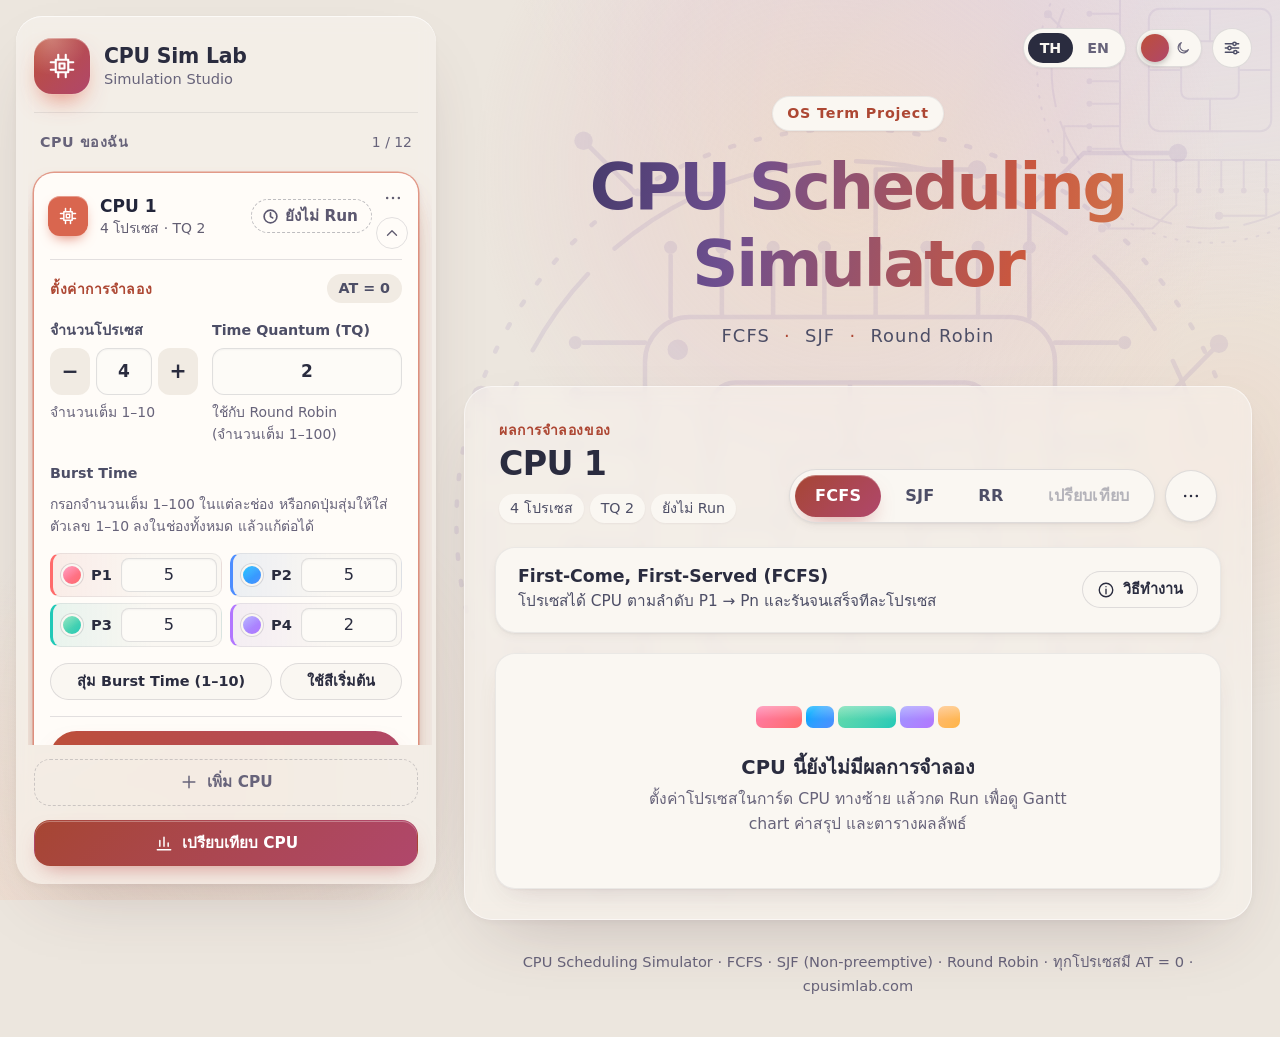
<file: index.html>
<!DOCTYPE html>
<html lang="th">
<head>
  <meta charset="UTF-8">
  <meta name="viewport" content="width=device-width, initial-scale=1">
  <title>CPU Scheduling Simulator</title>
  <!-- คำอธิบายเว็บ + การ์ดตัวอย่างตอนแชร์ลิงก์ (LINE / Discord / Facebook) (D-047)
       รูปการ์ดเป็น PNG 1200 × 630 (การ์ดแชร์ส่วนใหญ่ไม่รองรับ SVG) ต้นฉบับอยู่ที่ assets/og-image.html
       og:image ต้องเป็น URL เต็ม แอปแชตถึงจะโหลดรูปได้
       ไม่มีผลกับการเปิดไฟล์ตรงด้วย double-click -->
  <!-- ที่อยู่หลักของหน้า: ลิงก์ ?v=2 หรือ github.io เดิมจะไม่ถูกนับเป็นหน้าซ้ำใน Google (D-048) -->
  <link rel="canonical" href="https://cpusimlab.com/">
  <meta name="description" content="จำลอง CPU Scheduling แบบ FCFS, SJF (Non-preemptive) และ Round Robin พร้อม Gantt Chart, ST / CT / TAT / WT และค่าเฉลี่ย">
  <meta property="og:type" content="website">
  <meta property="og:site_name" content="CPU Sim Lab">
  <meta property="og:title" content="CPU Scheduling Simulator">
  <meta property="og:description" content="จำลอง FCFS, SJF (Non-preemptive) และ Round Robin พร้อม Gantt Chart และตารางผลลัพธ์">
  <meta property="og:url" content="https://cpusimlab.com/">
  <meta property="og:image" content="https://cpusimlab.com/assets/og-image.png">
  <meta property="og:image:width" content="1200">
  <meta property="og:image:height" content="630">
  <meta property="og:image:alt" content="CPU Scheduling Simulator — FCFS, SJF, Round Robin พร้อม Gantt Chart">
  <meta name="twitter:card" content="summary_large_image">
  <!-- ไอคอนแท็บ = ภาพชิป CPU เดียวกับโลโก้ในแถบซ้าย (เส้นขาวบนพื้นไล่สีคอรัล → ชมพู แบบธีมมืด + แสงขาวจาง ๆ ด้านบน เหมือน .brand-mark)
       ฝังเป็น data URI ในไฟล์นี้เลย จึงไม่ต้องโหลดไฟล์แยก และใช้ได้ทั้งตอน double-click (file://) และบนเว็บ
       (%23 = เครื่องหมาย # ที่ต้องเข้ารหัสใน URL) -->
  <!-- ไอคอนเดียวกันแบบไฟล์ PNG 192 px ให้ Google ใช้แสดงในผลค้นหา (Google ไม่อ่าน data URI) (D-049)
       วางไว้ก่อน data URI เพราะ browser ใช้ไอคอนตัวท้ายสุด แท็บจึงยังใช้ data URI เหมือนเดิม -->
  <link rel="icon" type="image/png" sizes="192x192" href="assets/favicon-192.png">
  <link rel="icon" type="image/svg+xml" href="data:image/svg+xml,%3Csvg xmlns='http://www.w3.org/2000/svg' viewBox='0 0 24 24'%3E%3Cdefs%3E%3ClinearGradient id='g' x1='0' y1='0' x2='1' y2='1'%3E%3Cstop offset='0' stop-color='%23cf6249'/%3E%3Cstop offset='1' stop-color='%23b1507a'/%3E%3C/linearGradient%3E%3CradialGradient id='h' cx='0.3' cy='0' r='1.2'%3E%3Cstop offset='0' stop-color='%23ffffff' stop-opacity='0.28'/%3E%3Cstop offset='0.55' stop-color='%23ffffff' stop-opacity='0'/%3E%3C/radialGradient%3E%3C/defs%3E%3Crect width='24' height='24' rx='6' fill='url(%23g)'/%3E%3Crect width='24' height='24' rx='6' fill='url(%23h)'/%3E%3Cpath transform='translate(2.4 2.4) scale(0.8)' d='M7 7h10v10H7z M10 10h4v4h-4z M9 3v4 M15 3v4 M9 17v4 M15 17v4 M3 9h4 M3 15h4 M17 9h4 M17 15h4' fill='none' stroke='%23ffffff' stroke-width='2.1' stroke-linecap='round' stroke-linejoin='round'/%3E%3C/svg%3E">
  <link rel="stylesheet" href="css/style.css">
  <!-- โหลดใน head เพื่อใส่ธีมมืด/สว่างที่เคยเลือกไว้ก่อนหน้าเว็บแสดงผล (ไม่กะพริบ) -->
  <script src="js/theme.js"></script>
</head>
<body>
  <!-- ข้อความที่มี data-i18n จะถูกเปลี่ยนตามภาษาที่เลือก (ดู js/i18n.js)
       โครงหน้า (DECISIONS D-017):
         แถบซ้าย = รายการ CPU — กดการ์ด CPU แล้วการตั้งค่าการจำลองของ CPU นั้นกางลงมาแบบ dropdown
         ตรงกลาง = ผลการจำลองของ CPU ที่เลือกเท่านั้น
       ชั้นจากหลังไปหน้า: พื้นหลัง → แถบ CPU / พื้นผิวผลลัพธ์ → การ์ดเนื้อหา → popup -->

  <!-- ชั้นที่ 1: พื้นหลัง — ดวงอาทิตย์ไล่สีจาง ๆ + แสงส้ม ambient ที่ขยาย/หดสลับกัน + ภาพชิป CPU แบบเส้นจาง ๆ หมุนช้า ๆ ติดอยู่กับจอ
       ภาพชิปวาดครั้งเดียวเป็น <symbol> แล้วเรียกใช้ 2 ที่ด้วย <use> (ใหญ่กลางจอ / เล็กมุมขวาบน หมุนสวนทางกัน) -->
  <div class="page-backdrop" aria-hidden="true">
    <div class="backdrop-sun"></div>
    <!-- แสงส้มแบบไฟ ambient 2 ดวง ค่อย ๆ ขยาย/หดสลับกับดวงอาทิตย์ (CSS animation ล้วน) -->
    <div class="backdrop-ember is-left"></div>
    <div class="backdrop-ember is-right"></div>
    <svg class="backdrop-art-defs" width="0" height="0" focusable="false">
      <symbol id="cpu-art" viewBox="0 0 400 400">
        <g class="art-lines">
          <circle class="art-ring" cx="200" cy="200" r="192" stroke-dasharray="2 11"/>
          <circle class="art-ring-inner" cx="200" cy="200" r="176" stroke-dasharray="46 18"/>
          <path d="M112.5 100V70 M112.5 300V330 M100 112.5H70 M300 112.5H330 M137.5 100V70 M137.5 300V330 M100 137.5H70 M300 137.5H330 M162.5 100V70 M162.5 300V330 M100 162.5H70 M300 162.5H330 M187.5 100V70 M187.5 300V330 M100 187.5H70 M300 187.5H330 M212.5 100V70 M212.5 300V330 M100 212.5H70 M300 212.5H330 M237.5 100V70 M237.5 300V330 M100 237.5H70 M300 237.5H330 M262.5 100V70 M262.5 300V330 M100 262.5H70 M300 262.5H330 M287.5 100V70 M287.5 300V330 M100 287.5H70 M300 287.5H330"/>
          <path d="M137.5 66V40H96L70 14 M212.5 66V28H262 M287.5 66V46L314 20H360 M334 137.5H356L380 113 M334 237.5H372V286 M262.5 334V362H210 M162.5 334V350L136 376H80 M66 262.5H38V300 M66 162.5H44L20 138"/>
          <rect x="100" y="100" width="200" height="200" rx="22"/>
          <rect x="132" y="132" width="136" height="136" rx="12"/>
          <rect x="168" y="168" width="64" height="64" rx="8"/>
          <path d="M168 200H132 M232 200H268 M200 168V132 M200 232V268"/>
        </g>
        <g class="art-dots"><circle cx="112.5" cy="66" r="3.2"/><circle cx="112.5" cy="334" r="3.2"/><circle cx="66" cy="112.5" r="3.2"/><circle cx="334" cy="112.5" r="3.2"/><circle cx="137.5" cy="66" r="3.2"/><circle cx="137.5" cy="334" r="3.2"/><circle cx="66" cy="137.5" r="3.2"/><circle cx="334" cy="137.5" r="3.2"/><circle cx="162.5" cy="66" r="3.2"/><circle cx="162.5" cy="334" r="3.2"/><circle cx="66" cy="162.5" r="3.2"/><circle cx="334" cy="162.5" r="3.2"/><circle cx="187.5" cy="66" r="3.2"/><circle cx="187.5" cy="334" r="3.2"/><circle cx="66" cy="187.5" r="3.2"/><circle cx="334" cy="187.5" r="3.2"/><circle cx="212.5" cy="66" r="3.2"/><circle cx="212.5" cy="334" r="3.2"/><circle cx="66" cy="212.5" r="3.2"/><circle cx="334" cy="212.5" r="3.2"/><circle cx="237.5" cy="66" r="3.2"/><circle cx="237.5" cy="334" r="3.2"/><circle cx="66" cy="237.5" r="3.2"/><circle cx="334" cy="237.5" r="3.2"/><circle cx="262.5" cy="66" r="3.2"/><circle cx="262.5" cy="334" r="3.2"/><circle cx="66" cy="262.5" r="3.2"/><circle cx="334" cy="262.5" r="3.2"/><circle cx="287.5" cy="66" r="3.2"/><circle cx="287.5" cy="334" r="3.2"/><circle cx="66" cy="287.5" r="3.2"/><circle cx="334" cy="287.5" r="3.2"/><circle cx="70" cy="14" r="4.5"/><circle cx="262" cy="28" r="4.5"/><circle cx="360" cy="20" r="4.5"/><circle cx="380" cy="113" r="4.5"/><circle cx="372" cy="286" r="4.5"/><circle cx="210" cy="362" r="4.5"/><circle cx="80" cy="376" r="4.5"/><circle cx="38" cy="300" r="4.5"/><circle cx="20" cy="138" r="4.5"/><circle cx="116" cy="116" r="5"/></g>
      </symbol>
    </svg>
    <svg class="backdrop-cpu is-main" viewBox="0 0 400 400" focusable="false"><use href="#cpu-art"/></svg>
    <svg class="backdrop-cpu is-corner" viewBox="0 0 400 400" focusable="false"><use href="#cpu-art"/></svg>
  </div>

  <div class="app-shell">

    <!-- ===== แถบซ้าย: รายการ CPU (การ์ดลอยแบบ 3D) ===== -->
    <aside id="sidebar" class="sidebar" aria-labelledby="cpu-list-title">
      <div class="sidebar-brand">
        <!-- โลโก้ = ปุ่มซ่อน/แสดงแถบ CPU (กดแล้วหมุน) ui.js ใส่ aria-label / title ตามสถานะ -->
        <button type="button" id="sidebar-toggle" class="brand-mark" aria-controls="sidebar" aria-expanded="true">
          <svg class="icon" viewBox="0 0 24 24" aria-hidden="true"><path d="M7 7h10v10H7z M10 10h4v4h-4z M9 3v4 M15 3v4 M9 17v4 M15 17v4 M3 9h4 M3 15h4 M17 9h4 M17 15h4"/></svg>
        </button>
        <span class="brand-text">
          <strong>CPU Sim Lab</strong>
          <small data-i18n="brandTagline">Simulation Studio</small>
        </span>
      </div>

      <div class="sidebar-section-head">
        <h2 id="cpu-list-title" data-i18n="cpuListTitle">CPU ของฉัน</h2>
        <span id="cpu-count" class="sidebar-count"></span>
      </div>

      <!-- ui.js สร้างการ์ดของ CPU แต่ละตัว และย้ายแผงตั้งค่า (#cpu-panel) ไปไว้ใต้การ์ดของ CPU ที่เลือก -->
      <ul id="cpu-list" class="cpu-list"></ul>

      <button type="button" id="add-cpu-button" class="add-cpu-button">
        <svg class="icon" viewBox="0 0 24 24" aria-hidden="true"><path d="M12 5v14 M5 12h14"/></svg>
        <span data-i18n="addCpu">เพิ่ม CPU</span>
      </button>
      <p id="cpu-limit-note" class="sidebar-note" hidden></p>

      <!-- เปิด/ปิดหน้าเปรียบเทียบ CPU ในพื้นที่ตรงกลาง (D-039, js/compare.js) -->
      <button type="button" id="compare-cpus-button" class="compare-cpus-button" aria-pressed="false" aria-controls="cpu-compare-area">
        <svg class="icon" viewBox="0 0 24 24" aria-hidden="true"><path d="M4 20h16 M7 16V9 M12 16V5 M17 16v-4"/></svg>
        <span data-i18n="compareCpus">เปรียบเทียบ CPU</span>
      </button>

      <!-- ที่พักของแผงตั้งค่า ตอนที่ dropdown พับอยู่ (ซ่อนไว้ แต่ช่องกรอกยังอยู่ในหน้า ui.js จึงอ่านค่าได้เสมอ) -->
      <div id="panel-home" hidden>
        <!-- แผงตั้งค่าการจำลองของ CPU ที่เลือก มีชุดเดียวใช้ร่วมกันทุก CPU (สลับ CPU = ใส่ค่าของ CPU นั้นลงในฟอร์มนี้)
             เป็นฟอร์มเดียว กด Enter ในช่องใดก็ได้ = Run -->
        <div id="cpu-panel" class="cpu-panel">
          <form id="config-form" class="settings-form" novalidate aria-labelledby="panel-title">
            <div class="panel-head">
              <p id="panel-title" class="eyebrow" data-i18n="simulationSettings">ตั้งค่าการจำลอง</p>
              <span class="tag">AT = 0</span>
            </div>

            <div id="error-box" class="error-box" role="alert" hidden>
              <strong data-i18n="errorTitle">กรุณาแก้ไขข้อมูลต่อไปนี้</strong>
              <ul id="error-list"></ul>
            </div>

            <div class="panel-row">
              <div class="field">
                <label for="process-count" data-i18n="processCountLabel">จำนวนโปรเซส</label>
                <div class="number-stepper">
                  <button type="button" class="stepper-button" data-count-step="-1" aria-label="ลดจำนวนโปรเซส" data-i18n-aria-label="decreaseCount">−</button>
                  <input id="process-count" type="text" inputmode="numeric" autocomplete="off" value="4" aria-describedby="process-count-hint">
                  <button type="button" class="stepper-button" data-count-step="1" aria-label="เพิ่มจำนวนโปรเซส" data-i18n-aria-label="increaseCount">+</button>
                </div>
                <small id="process-count-hint" class="hint" data-i18n="processCountHint">จำนวนเต็ม 1–10</small>
              </div>

              <div id="quantum-field" class="field quantum-field">
                <label for="quantum" data-i18n="quantumLabel">Time Quantum (TQ)</label>
                <input id="quantum" type="text" inputmode="numeric" autocomplete="off" value="2" aria-describedby="quantum-hint">
                <small id="quantum-hint" class="hint" data-i18n="quantumHint">ใช้กับ Round Robin (จำนวนเต็ม 1–100)</small>
              </div>
            </div>

            <!-- ช่อง BT กรอกเองได้เสมอ ปุ่มสุ่มแค่ใส่ตัวเลขลงในช่องให้ (D-033) -->
            <p class="field-title" data-i18n="burstLegend">Burst Time</p>
            <p id="burst-note" class="hint mode-note"></p>

            <!-- ui.js สร้างการ์ดเล็กของแต่ละโปรเซส (แถบสี + ชื่อ + ช่อง BT) -->
            <div id="burst-grid" class="process-deck" role="group" aria-labelledby="panel-title"></div>

            <div class="toolbar-buttons">
              <button type="button" id="reroll-button" class="button ghost small" data-i18n="rerollButton">สุ่ม Burst Time (1–10)</button>
              <button type="button" id="reset-colors-button" class="button ghost small" data-i18n="resetColorsButton">ใช้สีเริ่มต้น</button>
            </div>

            <div class="run-strip">
              <button type="submit" id="run-button" class="button primary large" data-i18n-title="runButtonTitle" title="คำนวณ FCFS, SJF และ Round Robin พร้อมกัน">
                <svg class="icon" viewBox="0 0 24 24" aria-hidden="true"><path d="M7 5l12 7-12 7z"/></svg>
                <span data-i18n="runButton">RUN</span>
              </button>
            </div>
          </form>
        </div>
      </div>
    </aside>

    <div class="main">
      <!-- ส่วนหัว: ชื่อโปรแกรมกึ่งกลาง (gradient) + คำอธิบาย / ภาษา ธีม และตั้งค่ามุมขวาบน -->
      <header id="overview" class="hero">
        <div class="hero-controls">
          <div class="language-switch" role="group" aria-label="เลือกภาษา" data-i18n-aria-label="languageGroup">
            <button type="button" class="language-option" data-language="th" aria-pressed="true">TH</button>
            <button type="button" class="language-option" data-language="en" aria-pressed="false">EN</button>
          </div>
          <!-- สวิตช์แบบสไลด์: aria-checked="true" = โหมดมืด (theme.js ผูกทุกปุ่มที่มี class theme-switch) -->
          <button type="button" id="theme-switch" class="theme-switch" role="switch" aria-checked="false"
                  aria-label="โหมดมืด" data-i18n-aria-label="themeSwitch">
            <svg class="icon theme-switch-icon sun" viewBox="0 0 24 24" aria-hidden="true"><path d="M12 8a4 4 0 1 0 0 8a4 4 0 1 0 0-8 M12 2v2 M12 20v2 M2 12h2 M20 12h2 M5 5l1.5 1.5 M17.5 17.5L19 19 M5 19l1.5-1.5 M17.5 6.5L19 5"/></svg>
            <svg class="icon theme-switch-icon moon" viewBox="0 0 24 24" aria-hidden="true"><path d="M20 14.5A8 8 0 1 1 9.5 4a6.5 6.5 0 0 0 10.5 10.5z"/></svg>
            <span class="theme-switch-thumb" aria-hidden="true"></span>
          </button>
          <button type="button" id="settings-button" class="icon-button" aria-haspopup="dialog"
                  aria-label="ตั้งค่า" title="ตั้งค่า" data-i18n-aria-label="settingsButton" data-i18n-title="settingsButton">
            <!-- ไอคอนแถบเลื่อนปรับค่า 3 เส้น (เดิมเป็นวงกลม + เส้นรอบ ๆ ซึ่งดูคล้ายไอคอนดวงอาทิตย์ของสวิตช์ธีมที่อยู่ข้างกัน) -->
            <svg class="icon" viewBox="0 0 24 24" aria-hidden="true"><path d="M4 7h9 M17 7h3 M15 5a2 2 0 1 0 0 4a2 2 0 1 0 0-4 M4 12h3 M11 12h9 M9 10a2 2 0 1 0 0 4a2 2 0 1 0 0-4 M4 17h10 M18 17h2 M16 15a2 2 0 1 0 0 4a2 2 0 1 0 0-4"/></svg>
          </button>
        </div>

        <p class="hero-badge" data-i18n="introBadge">OS Term Project</p>
        <h1 class="hero-title">CPU Scheduling <span class="gradient-text">Simulator</span></h1>
        <!-- คำอธิบายสั้นที่สุด: แค่ชื่ออัลกอริทึม (เหมือนกันทั้งสองภาษา) -->
        <p class="hero-subtitle">FCFS<span class="hero-dot" aria-hidden="true">·</span>SJF<span class="hero-dot" aria-hidden="true">·</span>Round Robin</p>
      </header>

      <!-- ===== ตรงกลาง: ผลการจำลองของ CPU ที่เลือก (สลับแท็บดูผลที่คำนวณไว้ทันที ไม่ต้อง Run ใหม่) ===== -->
      <main id="results-area" class="surface" aria-labelledby="cpu-name">
        <div class="results-head">
          <div class="cpu-heading">
            <p class="eyebrow" data-i18n="resultsOf">ผลการจำลองของ</p>
            <h2 id="cpu-name" class="cpu-name"></h2>
            <ul id="cpu-meta" class="cpu-meta" aria-live="polite"></ul>
          </div>
          <div class="results-actions">
            <div class="view-tabs" role="group" aria-label="เลือกอัลกอริทึมที่จะแสดงผล" data-i18n-aria-label="algorithmGroup">
              <button type="button" class="view-tab algorithm-option" data-algorithm="FCFS" aria-pressed="true">FCFS</button>
              <button type="button" class="view-tab algorithm-option" data-algorithm="SJF" aria-pressed="false">SJF</button>
              <button type="button" class="view-tab algorithm-option" data-algorithm="RR" aria-pressed="false">RR</button>
              <button type="button" id="compare-button" class="view-tab compare-tab" aria-pressed="false" disabled data-i18n="compareButton">เปรียบเทียบ</button>
            </div>
            <button type="button" id="cpu-details-button" class="icon-button" aria-haspopup="dialog"
                    aria-label="จัดการ CPU" title="จัดการ CPU" data-i18n-aria-label="manageCpu" data-i18n-title="manageCpu">
              <svg class="icon dots" viewBox="0 0 24 24" aria-hidden="true"><path d="M5 12h.01 M12 12h.01 M19 12h.01"/></svg>
            </button>
          </div>
        </div>

        <p id="stale-note" class="stale-note" data-i18n="staleNote" hidden>
          ข้อมูลถูกแก้ไขหลัง Run ครั้งล่าสุด ผลด้านล่างยังเป็นของชุดข้อมูลเดิม — กด Run อีกครั้งเพื่ออัปเดต
        </p>

        <!-- ui.js ใส่ชื่อเต็ม คำอธิบายสั้น และปุ่มเปิด popup "วิธีทำงาน" ของอัลกอริทึมที่เลือก -->
        <div id="algorithm-info" class="algorithm-info" aria-live="polite"></div>

        <div id="empty-state" class="card empty-state">
          <div class="empty-art" aria-hidden="true">
            <span></span><span></span><span></span><span></span><span></span>
          </div>
          <h4 data-i18n="emptyTitle">CPU นี้ยังไม่มีผลการจำลอง</h4>
          <p data-i18n="emptyText">ตั้งค่าโปรเซสในการ์ด CPU ทางซ้าย แล้วกด Run เพื่อดู Gantt chart ค่าสรุป และตารางผลลัพธ์</p>
        </div>

        <div id="results" class="results" aria-live="polite" hidden></div>
      </main>

      <!-- ===== ตรงกลาง (แทนผลของ CPU ที่เลือก): เปรียบเทียบผล Run ของหลาย CPU (D-039, js/compare.js) ===== -->
      <section id="cpu-compare-area" class="surface" aria-labelledby="cpu-compare-title" hidden>
        <div class="results-head">
          <div class="cpu-heading">
            <p class="eyebrow" data-i18n="cpuCompareEyebrow">ต่างชุดข้อมูล</p>
            <h2 id="cpu-compare-title" class="cpu-name" data-i18n="compareCpus">เปรียบเทียบ CPU</h2>
            <p class="compare-intro" data-i18n="cpuCompareIntro">เทียบผล Run ล่าสุดของหลาย CPU เช่น ชุด BT ต่างกัน หรือ TQ ต่างกัน</p>
          </div>
          <div class="results-actions">
            <div class="view-tabs" role="group" aria-label="ค่าที่ใช้เปรียบเทียบ" data-i18n-aria-label="cpuCompareMetricGroup">
              <button type="button" class="view-tab compare-metric" data-metric="averageWaitingTime" aria-pressed="true">AVG WT</button>
              <button type="button" class="view-tab compare-metric" data-metric="averageTurnaroundTime" aria-pressed="false">AVG TAT</button>
            </div>
            <button type="button" id="close-compare-button" class="icon-button"
                    aria-label="ปิดการเปรียบเทียบ" title="ปิดการเปรียบเทียบ" data-i18n-aria-label="cpuCompareClose" data-i18n-title="cpuCompareClose">
              <svg class="icon" viewBox="0 0 24 24" aria-hidden="true"><path d="M6 6l12 12 M18 6L6 18"/></svg>
            </button>
          </div>
        </div>

        <!-- ไม่ใส่ aria-live: หน้านี้วาดใหม่ทุกครั้งที่พิมพ์ในแผงตั้งค่า โปรแกรมอ่านหน้าจอจะอ่านซ้ำไม่หยุด -->
        <div id="cpu-compare-content" class="results"></div>
      </section>

      <footer class="site-footer">
        <span data-i18n="footer">CPU Scheduling Simulator · FCFS · SJF (Non-preemptive) · Round Robin · AT = 0</span>
        <!-- ชื่อโดเมนเหมือนกันทั้งสองภาษา จึงแยกไว้นอก span ที่ i18n เปลี่ยนข้อความ (D-047) -->
        <span aria-hidden="true">·</span>
        <a class="footer-link" href="https://cpusimlab.com/">cpusimlab.com</a>
      </footer>
    </div>
  </div>

  <!-- ===== ชั้นบนสุด: popup (ใช้ <dialog> ของ browser — กด Esc ปิดได้ และโฟกัสอยู่ใน popup ระหว่างเปิด) ===== -->

  <!-- รายละเอียด / จัดการ CPU (ui.js ใส่เนื้อหาตาม CPU ที่เปิด) -->
  <dialog id="cpu-dialog" class="modal" aria-labelledby="cpu-dialog-title"></dialog>

  <!-- วิธีทำงานของอัลกอริทึม (ui.js ใส่เนื้อหาและภาพประกอบ) -->
  <dialog id="algorithm-dialog" class="modal" aria-labelledby="algorithm-dialog-title"></dialog>

  <!-- ตั้งค่า -->
  <dialog id="settings-dialog" class="modal modal-small" aria-labelledby="settings-dialog-title">
    <div class="modal-panel">
    <div class="modal-head">
      <div>
        <p class="eyebrow" data-i18n="settingsEyebrow">การตั้งค่า</p>
        <h2 id="settings-dialog-title" class="modal-title" data-i18n="settingsTitle">ตั้งค่าโปรแกรม</h2>
      </div>
      <button type="button" class="icon-button modal-close" data-close-dialog aria-label="ปิด" data-i18n-aria-label="closeDialog">
        <svg class="icon" viewBox="0 0 24 24" aria-hidden="true"><path d="M6 6l12 12 M18 6L6 18"/></svg>
      </button>
    </div>

    <div class="settings-list">
      <!-- ภาษาและโหมดมืดไม่อยู่ในนี้ เพราะมีปุ่มที่มุมขวาบนของหน้าหลักอยู่แล้ว (D-040) -->
      <!-- สวิตช์ animation พื้นหลัง: aria-checked="true" = ทำงานอยู่ (theme.js ผูก event, D-041) -->
      <div class="settings-row">
        <div>
          <strong data-i18n="settingsMotion">Animation พื้นหลัง</strong>
          <p class="hint" data-i18n="settingsMotionHint">ปิดการเคลื่อนไหวของพื้นหลัง</p>
        </div>
        <button type="button" id="motion-switch" class="toggle-switch" role="switch" aria-checked="true"
                aria-label="Animation พื้นหลัง" data-i18n-aria-label="settingsMotion">
          <span class="toggle-switch-thumb" aria-hidden="true"></span>
        </button>
      </div>

      <div class="settings-row danger-zone">
        <div>
          <strong data-i18n="settingsReset">ล้างข้อมูล CPU ที่บันทึกไว้</strong>
          <p class="hint" data-i18n="settingsResetHint">ลบ CPU ทุกตัวแล้วเริ่มใหม่ที่ CPU 1 (ภาษา ธีม และ animation ไม่เปลี่ยน)</p>
        </div>
        <button type="button" id="reset-data-button" class="button ghost danger small" data-i18n="settingsResetButton">ล้างข้อมูล</button>
      </div>
      <!-- ยืนยันก่อนลบ เพราะย้อนกลับไม่ได้ -->
      <div id="reset-confirm" class="confirm-box" role="alert" hidden>
        <p data-i18n="settingsResetConfirm">ลบ CPU ทุกตัวและผลการจำลองทั้งหมดหรือไม่? ย้อนกลับไม่ได้</p>
        <div class="confirm-actions">
          <button type="button" id="reset-cancel-button" class="button ghost small" data-i18n="cancel">ยกเลิก</button>
          <button type="button" id="reset-confirm-button" class="button danger-solid small" data-i18n="confirmReset">ยืนยันล้างข้อมูล</button>
        </div>
      </div>
    </div>
    </div>
  </dialog>

  <!-- กล่องเลือกสี: มีอันเดียว อยู่นอกแถบซ้ายเพื่อไม่ให้ถูกตัดขอบของรายการที่เลื่อนได้
       ui.js วางไว้ใต้จุดสีของโปรเซสที่ถูกกด และขยับตามเมื่อแถบซ้ายเลื่อน (อยู่นอกฟอร์ม จึงไม่ทำให้ผลเป็น "ผลเก่า") -->
  <div id="color-popover" class="color-popover" role="dialog" aria-labelledby="color-popover-title" hidden>
    <strong id="color-popover-title" class="color-popover-title"></strong>
    <div class="color-popover-section" data-i18n="presetColors">สีตัวอย่าง</div>
    <div id="preset-colors" class="preset-colors"></div>
    <label class="custom-color">
      <input type="color" id="custom-color">
      <span data-i18n="customColor">กำหนดเอง (RGB)</span>
      <code id="custom-color-value"></code>
    </label>
  </div>

  <!-- กล่องคำอธิบายหัวตารางผลลัพธ์: กดที่ Process / AT / BT / ST / CT / TAT / WT แล้วบอกความหมาย สูตร และตัวอย่างแทนค่า
       มีอันเดียว ui.js ใส่เนื้อหาตามคอลัมน์ที่กด แล้ววางไว้ใต้หัวคอลัมน์นั้น -->
  <div id="column-help" class="column-help" role="dialog" aria-labelledby="column-help-title" hidden></div>

  <!-- กล่องรายละเอียดของแถบใน Gantt chart (แสดงเมื่อชี้เมาส์หรือกด Tab ไปที่แถบ) -->
  <div id="gantt-tooltip" class="gantt-tooltip" role="tooltip" hidden></div>

  <!-- ลำดับสำคัญ: profiles.js ใช้ Validation / ui.js ใช้ Scheduler, Validation, I18n, Profiles และฟังก์ชันใน modals.js กับ compare.js
       ui.js ต้องอยู่ท้ายสุด เพราะเริ่มทำงาน (init) ทันทีที่โหลดเสร็จ -->
  <script src="js/scheduler.js"></script>
  <script src="js/validation.js"></script>
  <script src="js/i18n.js"></script>
  <script src="js/profiles.js"></script>
  <script src="js/modals.js"></script>
  <script src="js/compare.js"></script>
  <script src="js/ui.js"></script>
</body>
</html>
</file>
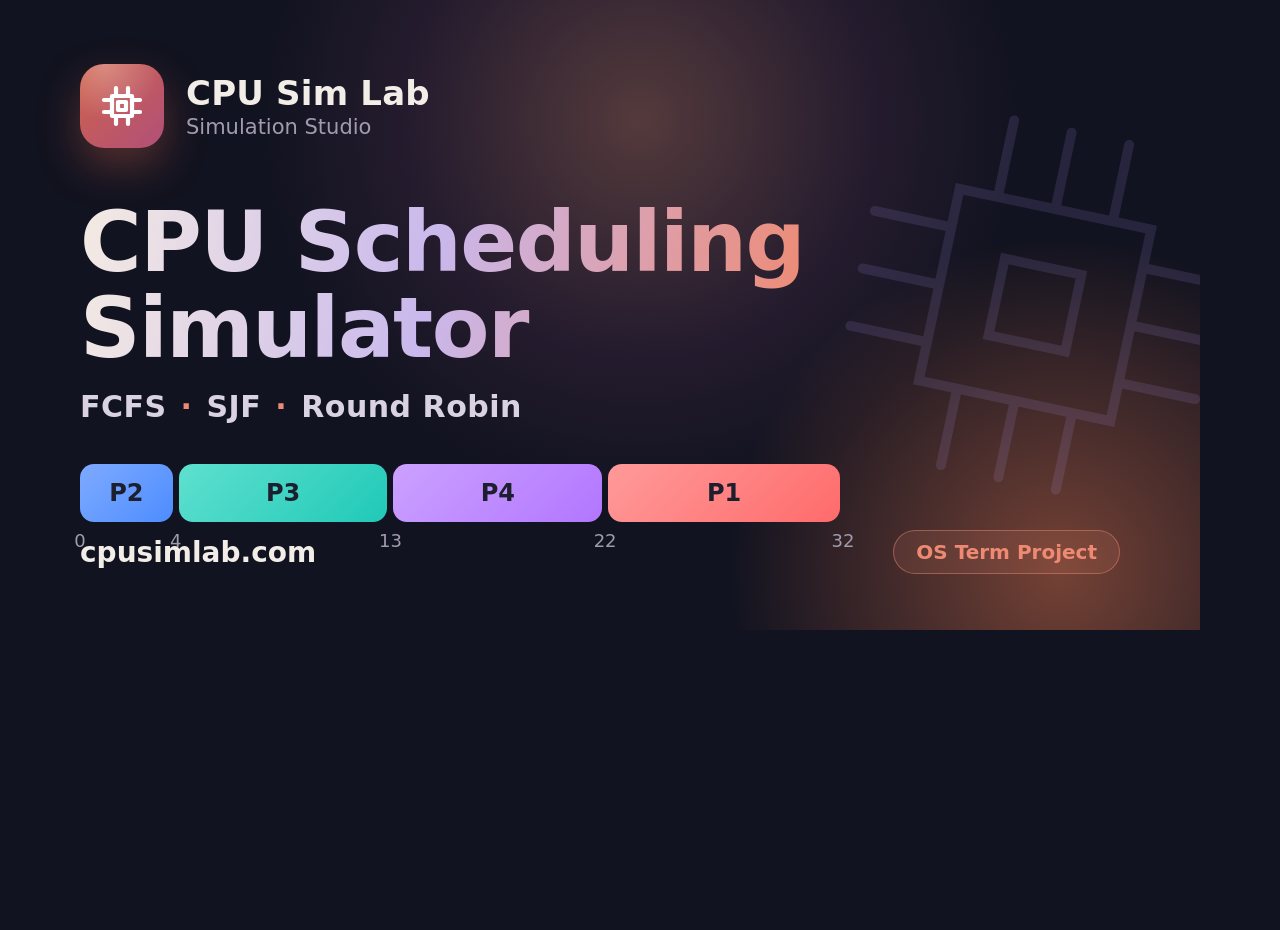
<file: assets/og-image.html>
<!DOCTYPE html>
<html lang="en">
<head>
  <meta charset="UTF-8">
  <title>og-image source</title>
  <!--
    ต้นฉบับของรูปการ์ดแชร์ลิงก์ assets/og-image.png (D-047) — ไม่ใช่ส่วนหนึ่งของหน้าเว็บ
    ขนาด 1200 × 630 px ตามที่ LINE / Discord / Facebook แนะนำ สีและฟอนต์เดียวกับธีมมืดใน css/style.css
    ถ้าแก้ไฟล์นี้ ให้สร้าง PNG ใหม่ด้วยคำสั่ง (รันที่โฟลเดอร์โปรเจ็ค):
      "C:\Program Files (x86)\Microsoft\Edge\Application\msedge.exe" --headless --disable-gpu --hide-scrollbars
        --force-device-scale-factor=1 --window-size=1200,630 --screenshot="%CD%\assets\og-image.png" "%CD%\assets\og-image.html"
    Gantt ตัวอย่าง = SJF ของ BT 10, 4, 9, 9 (ค่าเริ่มต้นของ CPU 1): P2 → P3 → P4 → P1
  -->
  <style>
    * { box-sizing: border-box; margin: 0; padding: 0; }

    html, body {
      width: 1200px;
      height: 630px;
      overflow: hidden;
    }

    body {
      position: relative;
      background: #121320;
      color: #f2ede7;
      font-family: "Segoe UI Variable Display", "Segoe UI", system-ui, sans-serif;
    }

    /* แสงพื้นหลังแบบเดียวกับหน้าเว็บ: ดวงอาทิตย์คอรัล-ม่วงด้านบน + แสงส้มมุมขวาล่าง */
    .sun {
      position: absolute;
      top: -260px;
      left: 260px;
      width: 760px;
      height: 760px;
      border-radius: 50%;
      background: radial-gradient(circle, rgba(228, 143, 120, 0.75) 0%, rgba(150, 82, 130, 0.35) 42%, transparent 70%);
      opacity: 0.42;
    }

    .ember {
      position: absolute;
      right: -220px;
      bottom: -300px;
      width: 720px;
      height: 720px;
      border-radius: 50%;
      background: radial-gradient(circle, rgba(236, 122, 78, 0.45) 0%, transparent 65%);
    }

    /* ภาพชิป CPU แบบเส้นจาง ๆ ด้านขวา */
    .chip-art {
      position: absolute;
      top: 70px;
      right: -70px;
      width: 470px;
      height: 470px;
      opacity: 0.13;
      transform: rotate(12deg);
    }

    .content {
      position: relative;
      display: flex;
      flex-direction: column;
      height: 100%;
      padding: 64px 80px 56px;
    }

    .brand {
      display: flex;
      align-items: center;
      gap: 22px;
    }

    /* โลโก้เหมือน favicon / .brand-mark ธีมมืด */
    .brand-mark {
      display: grid;
      place-items: center;
      width: 84px;
      height: 84px;
      border-radius: 24px;
      background:
        radial-gradient(120% 120% at 30% 0%, rgba(255, 255, 255, 0.28), transparent 55%),
        linear-gradient(135deg, #cf6249, #b1507a);
      box-shadow: 0 18px 40px rgba(207, 98, 73, 0.35);
    }

    .brand-mark svg {
      width: 48px;
      height: 48px;
      fill: none;
      stroke: #ffffff;
      stroke-width: 2.1;
      stroke-linecap: round;
      stroke-linejoin: round;
    }

    .brand-name {
      font-size: 34px;
      font-weight: 700;
      letter-spacing: 0.2px;
    }

    .brand-tagline {
      margin-top: 2px;
      font-size: 21px;
      color: #a09bae;
    }

    .title {
      margin-top: 52px;
      font-size: 84px;
      font-weight: 700;
      line-height: 1.02;
      padding-bottom: 12px;
      letter-spacing: -1.5px;
      background: linear-gradient(100deg, #f4ebe3 0%, #c9b8ec 34%, #ee8a73 70%, #f0c48a 100%);
      -webkit-background-clip: text;
      background-clip: text;
      color: transparent;
    }

    .subtitle {
      margin-top: 6px;
      font-size: 30px;
      font-weight: 600;
      color: #d9d2e3;
      letter-spacing: 0.5px;
    }

    .subtitle span {
      margin: 0 14px;
      color: #ee8a73;
    }

    /* Gantt จิ๋ว: ความกว้างแต่ละแถบ = BT / 32 ของความยาวทั้งหมด */
    .gantt {
      display: flex;
      gap: 6px;
      width: 760px;
      margin-top: 40px;
    }

    .slot {
      position: relative;
    }

    .bar {
      display: grid;
      place-items: center;
      height: 58px;
      border-radius: 14px;
      color: #1d1f2f;
      font-size: 24px;
      font-weight: 700;
    }

    .tick {
      position: absolute;
      top: 66px;
      right: -3px;
      font-size: 18px;
      color: #a09bae;
      transform: translateX(50%);
    }

    .tick.is-start {
      right: auto;
      left: 0;
      transform: translateX(-50%);
    }

    .footer {
      display: flex;
      align-items: center;
      justify-content: space-between;
      margin-top: auto;
    }

    .domain {
      font-size: 28px;
      font-weight: 600;
      color: #f2ede7;
    }

    .badge {
      padding: 9px 22px;
      border: 1px solid rgba(238, 138, 115, 0.45);
      border-radius: 999px;
      background: rgba(238, 138, 115, 0.12);
      font-size: 20px;
      font-weight: 600;
      color: #ee8a73;
    }
  </style>
</head>
<body>
  <div class="sun"></div>
  <div class="ember"></div>

  <svg class="chip-art" viewBox="0 0 24 24" fill="none" stroke="#b7a2ff" stroke-width="0.5" stroke-linecap="round">
    <path d="M7 7h10v10H7z M10 10h4v4h-4z M9 3v4 M12 3v4 M15 3v4 M9 17v4 M12 17v4 M15 17v4 M3 9h4 M3 12h4 M3 15h4 M17 9h4 M17 12h4 M17 15h4"/>
  </svg>

  <div class="content">
    <div class="brand">
      <div class="brand-mark">
        <svg viewBox="0 0 24 24"><path d="M7 7h10v10H7z M10 10h4v4h-4z M9 3v4 M15 3v4 M9 17v4 M15 17v4 M3 9h4 M3 15h4 M17 9h4 M17 15h4"/></svg>
      </div>
      <div>
        <div class="brand-name">CPU Sim Lab</div>
        <div class="brand-tagline">Simulation Studio</div>
      </div>
    </div>

    <h1 class="title">CPU Scheduling Simulator</h1>
    <p class="subtitle">FCFS<span>·</span>SJF<span>·</span>Round Robin</p>

    <div class="gantt">
      <div class="slot" style="flex: 4;">
        <div class="bar" style="background: linear-gradient(135deg, #7eaaff, #4d8dff);">P2</div>
        <span class="tick is-start">0</span>
        <span class="tick">4</span>
      </div>
      <div class="slot" style="flex: 9;">
        <div class="bar" style="background: linear-gradient(135deg, #5fe0cf, #20c9b7);">P3</div>
        <span class="tick">13</span>
      </div>
      <div class="slot" style="flex: 9;">
        <div class="bar" style="background: linear-gradient(135deg, #cba1ff, #b276ff);">P4</div>
        <span class="tick">22</span>
      </div>
      <div class="slot" style="flex: 10;">
        <div class="bar" style="background: linear-gradient(135deg, #ff9a9a, #ff6b6b);">P1</div>
        <span class="tick">32</span>
      </div>
    </div>

    <div class="footer">
      <span class="domain">cpusimlab.com</span>
      <span class="badge">OS Term Project</span>
    </div>
  </div>
</body>
</html>
</file>
<file: css/style.css>
/* style.css — หน้าตาของโปรแกรม (Role B) — Minimal Luxury (DECISIONS D-016)
 *
 * แนวคิด: "นิ่ง แต่โดดเด่น" — สีน้อย พื้นผิวสวย ใช้ระยะห่างและเงานุ่มแยกชั้นของหน้าจอ
 * ชั้นจากหลังไปหน้า: 1) พื้นหลัง  2) แถบ CPU ด้านซ้าย / พื้นผิวผลลัพธ์ (.surface)  3) การ์ด  4) popup
 * แถบซ้าย = รายการ CPU ที่กดแล้วการตั้งค่ากางลงมาเป็น dropdown / ตรงกลาง = ผลลัพธ์อย่างเดียว (D-017)
 *
 * โครงไฟล์:
 *   1) Design tokens: ธีมสว่าง "Cream" และธีมมืด "Ink"
 *   2) พื้นฐาน (ตัวอักษร, ไอคอน, ปุ่ม, ช่องกรอก)
 *   3) พื้นหลัง และโครงหน้า (แถบ CPU + dropdown ตั้งค่า, ส่วนหัว, พื้นผิวผลลัพธ์)
 *   4) การ์ดเนื้อหา (โปรเซส, ผลลัพธ์, Gantt, ค่าสรุป, ตาราง, สูตร, เปรียบเทียบ)
 *   5) popup และกล่องลอย
 *   6) Animation, Responsive, การลดการเคลื่อนไหว
 *
 * ทุก component ใช้สีจากตัวแปร (--ชื่อ) เท่านั้น เปลี่ยนธีมได้โดยเปลี่ยนชุดตัวแปรชุดเดียว
 */

/* ---------- 1) Design tokens: ธีมสว่าง "Cream" (ค่าเริ่มต้น) ---------- */
:root {
  /* พื้นผิว เรียงจากชั้นล่างไปบน */
  --bg-base: #ece6de;                        /* พื้นหลังครีมอมเทา (D-030: ลดความจ้า) */
  --bg-surface: rgba(247, 243, 237, 0.62);   /* พื้นผิวหลักของแอป */
  --bg-card: #faf7f2;                        /* การ์ด (ขาวนวลอมครีม ไม่แสบตา) */
  --bg-inset: #f1ebe3;                       /* ช่องด้านในการ์ด (เบจอ่อน) */
  --surface-hover: #ebe2d7;
  --input-bg: #fdfbf7;
  --track-bg: #e9e0d5;

  /* แถบเมนูซ้าย: สีอ่อนแบบกระจกฝ้า กลืนกับพื้นครีม (D-031 — เดิมเป็นน้ำเงินเข้ม ตัดกับพื้นแรงเกินไป)
     ธีมมืดยังเป็นแถบเข้มเหมือนเดิม (ค่าในบล็อกธีมมืด) */
  --bg-sidebar: #f4efe8;
  --sidebar-surface: #f8f4ee;                /* การ์ด CPU ที่ไม่ได้เลือก: ขาวนวลลอยบนแถบ (หม่นกว่าตัวที่เลือกเล็กน้อย) */
  --sidebar-hover: #ece4da;
  --sidebar-border: rgba(42, 44, 63, 0.09);
  --sidebar-text: #2a2c3f;
  --sidebar-muted: #67637a;
  --sidebar-line: rgba(42, 44, 63, 0.2);     /* เส้นประปุ่ม "เพิ่ม CPU" */
  --sidebar-line-hover: rgba(42, 44, 63, 0.34);
  --sidebar-ghost: rgba(42, 44, 63, 0.03);   /* พื้นจาง ๆ ของปุ่มลูกศร */
  --sidebar-ghost-hover: rgba(42, 44, 63, 0.07);
  --sidebar-sheen: rgba(255, 255, 255, 0.7); /* เส้นแสงขอบบนของแถบและการ์ด */
  --sidebar-card-shadow: 0 1px 2px rgba(60, 44, 40, 0.06), 0 10px 20px -14px rgba(60, 44, 40, 0.28);
  --sidebar-card-shadow-hover: 0 2px 4px rgba(60, 44, 40, 0.08), 0 18px 30px -16px rgba(60, 44, 40, 0.34);
  --sidebar-active-shadow: 0 2px 6px rgba(60, 44, 40, 0.08), 0 22px 40px -18px rgba(60, 44, 40, 0.32);
  --cpu-active-bg: #fffcf8;                  /* CPU ที่เลือก = การ์ดสีขาวนวลลอยเด่นที่สุดในแถบ */
  --cpu-active-ring: 1.5px;                  /* + เส้นขอบสีประจำ CPU (การ์ดทุกใบสีอ่อนเหมือนกัน ต้องมีขอบช่วยแยก) */
  --cpu-active-text: #22253a;
  --cpu-active-muted: #625e72;

  /* ป้ายสถานะบนการ์ด CPU (D-034) ตัวอักษรบนพื้นสีจางของตัวเอง contrast ≥ 5:1 บนการ์ดทั้งสองแบบ */
  --status-done-text: #1b6b45;
  --status-done-tint: #2f9e68;
  --status-stale-text: #835410;
  --status-stale-tint: #d49628;
  --status-idle-text: #5c5870;
  --status-idle-line: rgba(42, 44, 63, 0.3);

  /* ตัวอักษร (น้ำเงินหมึก ไม่ใช่ดำสนิท) */
  --text-primary: #2a2c3f;
  --text-secondary: #4d4e66;
  --text-muted: #67637a;

  --border-soft: rgba(34, 37, 58, 0.07);
  --border: rgba(34, 37, 58, 0.13);
  --border-strong: rgba(34, 37, 58, 0.22);

  /* สีเน้น: คอรัล (หลัก) / ลาเวนเดอร์หม่น / ทองแชมเปญ / ชมพูหม่น */
  --accent: #d9664f;
  --accent-text: #ad4733;                    /* คอรัลเข้มพอให้อ่านบนพื้นอ่อน */
  --accent-soft: #fbe5dc;
  --accent-lavender: #8278c4;
  --accent-gold: #bf9454;
  --accent-rose: #c96a82;
  --button-from: #bd4f39;                    /* ปุ่มหลักใช้ตัวอักษรขาว จึงต้องเข้มพอ (contrast ≥ 4.5:1) */
  --button-to: #b0476b;
  --focus-color: #c9573f;

  --color-success: #266f4f;
  --color-warning: #8f610b;
  --color-error: #b3364d;
  --success-soft: #e2f1e9;
  --warning-soft: #fbefd8;
  --error-soft: #fbe4e7;
  --badge-text: #ffffff;
  --process-text: #1d1f2f;                   /* ตัวอักษรบนแถบสีโปรเซส ใช้ค่าเดียวทั้งสองธีม เพราะสีแถบไม่เปลี่ยนตามธีม (D-045) */


  /* สีประจำ CPU ในแถบซ้าย วนตามลำดับ */
  --cpu-accent-0: #d9664f;
  --cpu-accent-1: #8278c4;
  --cpu-accent-2: #bf9454;
  --cpu-accent-3: #c96a82;

  /* เงานุ่ม 4 ระดับ ยิ่งลอยสูง เงายิ่งกว้างและจาง */
  --shadow-xs: 0 1px 2px rgba(48, 36, 44, 0.06);
  --shadow-sm: 0 1px 2px rgba(48, 36, 44, 0.05), 0 4px 12px -4px rgba(48, 36, 44, 0.1);
  --shadow-md: 0 1px 2px rgba(48, 36, 44, 0.04), 0 12px 30px -14px rgba(72, 44, 52, 0.2);
  --shadow-lg: 0 2px 6px rgba(48, 36, 44, 0.04), 0 30px 70px -30px rgba(72, 44, 52, 0.26);
  --shadow-popup: 0 4px 10px rgba(30, 24, 40, 0.06), 0 40px 90px -24px rgba(30, 24, 40, 0.45);
  --shadow-button: 0 10px 22px -10px rgba(185, 72, 72, 0.6);

  /* พื้นหลัง */
  --glow-1: rgba(214, 198, 238, 0.36);       /* ลาเวนเดอร์จาง มุมขวาบน */
  --glow-2: rgba(240, 205, 184, 0.4);        /* พีชจาง มุมซ้ายล่าง */
  --sun-from: rgba(240, 196, 166, 0.8);
  --sun-to: rgba(226, 168, 178, 0.38);
  --sun-opacity: 0.42;
  --ember: rgba(236, 168, 128, 0.4);          /* แสงส้ม ambient ที่ขยาย/หดในพื้นหลัง */
  --art-color: #7a5fa8;                      /* เส้นภาพชิป CPU พื้นหลัง (จางด้วย --art-opacity) */
  --art-opacity: 0.12;
  --panel-sidebar: rgba(246, 242, 236, 0.72); /* แถบซ้ายสีอ่อนโปร่ง 28% + เบลอ (D-031) */
  --figure-from: #fdf1ea;                    /* พื้นภาพประกอบใน popup */
  --figure-to: #f1ecf8;
  --title-gradient: linear-gradient(100deg, #262a4f 0%, #6e4f8f 34%, #c9573f 70%, #d9965a 100%);

  color-scheme: light;
}

/* ธีมมืด "Ink" ใช้ได้ 2 ทาง:
   1) ผู้ใช้ไม่ได้กดปุ่มสลับ และเครื่องตั้งเป็นโหมดมืด (@media)
   2) ผู้ใช้กดปุ่มสลับเป็นโหมดมืด (theme.js ใส่ data-theme="dark" ที่ <html>)
   CSS รวมสองกรณีไว้ใน selector เดียวไม่ได้ จึงต้องเขียนชุดสีซ้ำสองที่ ถ้าแก้สีให้แก้ทั้งสองที่ */
@media (prefers-color-scheme: dark) {
  :root:not([data-theme="light"]) {
    --bg-base: #121320;
    --bg-surface: rgba(25, 27, 41, 0.62);
    --bg-card: #1d1f2f;
    --bg-inset: #171928;
    --surface-hover: #262941;
    --input-bg: #141626;
    --track-bg: #2a2d44;

    --bg-sidebar: #0d0e18;
    --sidebar-surface: #1b1d2d;
    --sidebar-hover: #24273b;
    --sidebar-border: rgba(255, 255, 255, 0.07);
    --sidebar-text: #f1ecf2;
    --sidebar-muted: #a19db5;
    --sidebar-line: rgba(255, 255, 255, 0.2);
    --sidebar-line-hover: rgba(255, 255, 255, 0.35);
    --sidebar-ghost: rgba(255, 255, 255, 0.04);
    --sidebar-ghost-hover: rgba(255, 255, 255, 0.1);
    --sidebar-sheen: rgba(255, 255, 255, 0.07);
    --sidebar-card-shadow: 0 1px 2px rgba(0, 0, 0, 0.3), 0 10px 20px -14px rgba(0, 0, 0, 0.7);
    --sidebar-card-shadow-hover: 0 2px 4px rgba(0, 0, 0, 0.3), 0 18px 30px -16px rgba(0, 0, 0, 0.8);
    --sidebar-active-shadow: 0 2px 6px rgba(0, 0, 0, 0.18), 0 22px 40px -18px rgba(0, 0, 0, 0.75);
    --cpu-active-bg: #2d3049;
    --cpu-active-ring: 0px;
    --cpu-active-text: #f6f1ec;
    --cpu-active-muted: #c4bfd3;

    --status-done-text: #86e3b6;
    --status-done-tint: #5fc898;
    --status-stale-text: #f1c97f;
    --status-stale-tint: #e3b25e;
    --status-idle-text: #b3aec6;
    --status-idle-line: rgba(255, 255, 255, 0.24);

    --text-primary: #f2ede7;
    --text-secondary: #c4bfce;
    --text-muted: #a09bae;

    --border-soft: rgba(255, 255, 255, 0.06);
    --border: rgba(255, 255, 255, 0.11);
    --border-strong: rgba(255, 255, 255, 0.2);

    --accent: #ee8a73;
    --accent-text: #f29d88;
    --accent-soft: rgba(238, 138, 115, 0.14);
    --accent-lavender: #a99ee6;
    --accent-gold: #d8b47a;
    --accent-rose: #e392a8;
    --button-from: #cf6249;
    --button-to: #b1507a;
    --focus-color: #f29d88;

    --color-success: #66d3a0;
    --color-warning: #e9bc62;
    --color-error: #f1869b;
    --success-soft: rgba(102, 211, 160, 0.12);
    --warning-soft: rgba(233, 188, 98, 0.11);
    --error-soft: rgba(241, 134, 155, 0.13);
    --badge-text: #0f2a1d;


    --cpu-accent-0: #e07a62;
    --cpu-accent-1: #8f85d6;
    --cpu-accent-2: #c9a066;
    --cpu-accent-3: #d27d95;

    --shadow-xs: 0 1px 2px rgba(0, 0, 0, 0.3);
    --shadow-sm: 0 1px 2px rgba(0, 0, 0, 0.3), 0 6px 14px -6px rgba(0, 0, 0, 0.45);
    --shadow-md: 0 1px 2px rgba(0, 0, 0, 0.3), 0 16px 34px -16px rgba(0, 0, 0, 0.65);
    --shadow-lg: 0 2px 6px rgba(0, 0, 0, 0.3), 0 34px 80px -30px rgba(0, 0, 0, 0.8);
    --shadow-popup: 0 4px 12px rgba(0, 0, 0, 0.35), 0 44px 100px -24px rgba(0, 0, 0, 0.85);
    --shadow-button: 0 10px 24px -10px rgba(207, 98, 73, 0.6);

    --glow-1: rgba(110, 92, 170, 0.28);
    --glow-2: rgba(170, 90, 90, 0.2);
    --sun-from: rgba(228, 143, 120, 0.75);
    --sun-to: rgba(150, 82, 130, 0.35);
    --sun-opacity: 0.32;
    --ember: rgba(236, 122, 78, 0.45);
    --art-color: #b7a2ff;
    --art-opacity: 0.11;
    --panel-sidebar: rgba(13, 14, 24, 0.72);
    --figure-from: #262236;
    --figure-to: #1e2236;
    --title-gradient: linear-gradient(100deg, #f4ebe3 0%, #c9b8ec 34%, #ee8a73 70%, #f0c48a 100%);

    color-scheme: dark;
  }
}

:root[data-theme="dark"] {
  --bg-base: #121320;
  --bg-surface: rgba(25, 27, 41, 0.62);
  --bg-card: #1d1f2f;
  --bg-inset: #171928;
  --surface-hover: #262941;
  --input-bg: #141626;
  --track-bg: #2a2d44;

  --bg-sidebar: #0d0e18;
  --sidebar-surface: #1b1d2d;
  --sidebar-hover: #24273b;
  --sidebar-border: rgba(255, 255, 255, 0.07);
  --sidebar-text: #f1ecf2;
  --sidebar-muted: #a19db5;
  --sidebar-line: rgba(255, 255, 255, 0.2);
  --sidebar-line-hover: rgba(255, 255, 255, 0.35);
  --sidebar-ghost: rgba(255, 255, 255, 0.04);
  --sidebar-ghost-hover: rgba(255, 255, 255, 0.1);
  --sidebar-sheen: rgba(255, 255, 255, 0.07);
  --sidebar-card-shadow: 0 1px 2px rgba(0, 0, 0, 0.3), 0 10px 20px -14px rgba(0, 0, 0, 0.7);
  --sidebar-card-shadow-hover: 0 2px 4px rgba(0, 0, 0, 0.3), 0 18px 30px -16px rgba(0, 0, 0, 0.8);
  --sidebar-active-shadow: 0 2px 6px rgba(0, 0, 0, 0.18), 0 22px 40px -18px rgba(0, 0, 0, 0.75);
  --cpu-active-bg: #2d3049;
  --cpu-active-ring: 0px;
  --cpu-active-text: #f6f1ec;
  --cpu-active-muted: #c4bfd3;

  --status-done-text: #86e3b6;
  --status-done-tint: #5fc898;
  --status-stale-text: #f1c97f;
  --status-stale-tint: #e3b25e;
  --status-idle-text: #b3aec6;
  --status-idle-line: rgba(255, 255, 255, 0.24);

  --text-primary: #f2ede7;
  --text-secondary: #c4bfce;
  --text-muted: #a09bae;

  --border-soft: rgba(255, 255, 255, 0.06);
  --border: rgba(255, 255, 255, 0.11);
  --border-strong: rgba(255, 255, 255, 0.2);

  --accent: #ee8a73;
  --accent-text: #f29d88;
  --accent-soft: rgba(238, 138, 115, 0.14);
  --accent-lavender: #a99ee6;
  --accent-gold: #d8b47a;
  --accent-rose: #e392a8;
  --button-from: #cf6249;
  --button-to: #b1507a;
  --focus-color: #f29d88;

  --color-success: #66d3a0;
  --color-warning: #e9bc62;
  --color-error: #f1869b;
  --success-soft: rgba(102, 211, 160, 0.12);
  --warning-soft: rgba(233, 188, 98, 0.11);
  --error-soft: rgba(241, 134, 155, 0.13);
  --badge-text: #0f2a1d;


  --cpu-accent-0: #e07a62;
  --cpu-accent-1: #8f85d6;
  --cpu-accent-2: #c9a066;
  --cpu-accent-3: #d27d95;

  --shadow-xs: 0 1px 2px rgba(0, 0, 0, 0.3);
  --shadow-sm: 0 1px 2px rgba(0, 0, 0, 0.3), 0 6px 14px -6px rgba(0, 0, 0, 0.45);
  --shadow-md: 0 1px 2px rgba(0, 0, 0, 0.3), 0 16px 34px -16px rgba(0, 0, 0, 0.65);
  --shadow-lg: 0 2px 6px rgba(0, 0, 0, 0.3), 0 34px 80px -30px rgba(0, 0, 0, 0.8);
  --shadow-popup: 0 4px 12px rgba(0, 0, 0, 0.35), 0 44px 100px -24px rgba(0, 0, 0, 0.85);
  --shadow-button: 0 10px 24px -10px rgba(207, 98, 73, 0.6);

  --glow-1: rgba(110, 92, 170, 0.28);
  --glow-2: rgba(170, 90, 90, 0.2);
  --sun-from: rgba(228, 143, 120, 0.75);
  --sun-to: rgba(150, 82, 130, 0.35);
  --sun-opacity: 0.32;
  --ember: rgba(236, 122, 78, 0.45);
  --art-color: #b7a2ff;
  --art-opacity: 0.11;
  --panel-sidebar: rgba(13, 14, 24, 0.72);
  --figure-from: #262236;
  --figure-to: #1e2236;
  --title-gradient: linear-gradient(100deg, #f4ebe3 0%, #c9b8ec 34%, #ee8a73 70%, #f0c48a 100%);

  color-scheme: dark;
}

/* ---------- 2) พื้นฐาน ---------- */

/* ฟอนต์ในเครื่อง Windows ไม่โหลดจากเน็ต (D-013): Segoe UI Variable ดูสะอาดแบบ editorial, Leelawadee UI แสดงภาษาไทย */
:root {
  --font-body: "Segoe UI Variable Text", "Segoe UI", "Leelawadee UI", Tahoma, system-ui, sans-serif;
  --font-display: "Segoe UI Variable Display", "Segoe UI", "Leelawadee UI", Tahoma, system-ui, sans-serif;
  --font-mono: "Cascadia Mono", Consolas, "Leelawadee UI", ui-monospace, monospace;  /* ใช้กับสูตรเท่านั้น */
  --radius-xl: 28px;
  --radius-lg: 20px;
  --radius-md: 14px;
  --radius-sm: 10px;
  --sidebar-width: 420px;
  --sidebar-rail: 92px; /* แถบซ้ายตอนซ่อน: โลโก้ 56px + ขอบซ้ายขวา */
  --ease: cubic-bezier(0.2, 0.8, 0.2, 1);
}

* {
  box-sizing: border-box;
}

/* ให้แอตทริบิวต์ hidden ชนะ display ที่กำหนดใน class เสมอ */
[hidden] {
  display: none !important;
}

/* ขนาดตัวอักษรฐาน 17px (106.25% ของค่าเริ่มต้น 16px ของ browser) — ทุกขนาดในไฟล์นี้เป็น rem จึงใหญ่ขึ้นตามกันทั้งหน้า
   ใช้ % แทน px เพื่อให้ยังขยายตามที่ผู้ใช้ตั้งขนาดตัวอักษรใน browser ได้ */
html {
  font-size: 106.25%;
}

body {
  margin: 0;
  min-height: 100vh;
  color: var(--text-primary);
  background-color: var(--bg-base);
  font-family: var(--font-body);
  font-size: 1rem;
  line-height: 1.6;
  -webkit-font-smoothing: antialiased;
  transition: background-color 0.3s ease, color 0.3s ease;
}

h1, h2, h3, h4, h5 {
  line-height: 1.25;
}

code {
  font-family: var(--font-mono);
}

/* กรอบโฟกัสชัดเจนสำหรับผู้ใช้คีย์บอร์ดทุกปุ่ม/ช่อง (เห็นเฉพาะตอนกด Tab ไม่ขึ้นตอนคลิกเมาส์) */
:focus-visible {
  outline: 2px solid var(--focus-color);
  outline-offset: 2px;
}

/* ซ่อนจากตา แต่โปรแกรมอ่านหน้าจอยังอ่านได้ */
.visually-hidden {
  position: absolute;
  width: 1px;
  height: 1px;
  margin: -1px;
  padding: 0;
  overflow: hidden;
  clip: rect(0 0 0 0);
  white-space: nowrap;
  border: 0;
}

/* ไอคอนเส้น 24×24 สีตามตัวอักษร */
.icon {
  width: 20px;
  height: 20px;
  flex: none;
  fill: none;
  stroke: currentColor;
  stroke-width: 1.8;
  stroke-linecap: round;
  stroke-linejoin: round;
}

/* ไอคอนจุด 3 จุด (⋯) ต้องใช้เส้นหนาจุดจึงจะมองเห็น */
.icon.dots,
.cpu-more .icon {
  stroke-width: 3;
}

.gradient-text {
  background: var(--title-gradient);
  -webkit-background-clip: text;
  background-clip: text;
  color: transparent;
}

.eyebrow {
  margin: 0 0 4px;
  font-size: 0.82rem;
  font-weight: 600;
  letter-spacing: 0.04em;
  color: var(--accent-text);
}

.hint {
  display: block;
  margin: 6px 0 0;
  font-size: 0.86rem;
  color: var(--text-muted);
}

.tag {
  padding: 3px 12px;
  border-radius: 999px;
  background: var(--bg-inset);
  font-size: 0.84rem;
  font-weight: 600;
  color: var(--text-secondary);
  white-space: nowrap;
}

/* ---------- ปุ่ม ---------- */

.button {
  display: inline-flex;
  align-items: center;
  justify-content: center;
  gap: 8px;
  min-height: 44px;
  padding: 10px 20px;
  border: 1px solid transparent;
  border-radius: 999px;
  font: inherit;
  font-size: 0.92rem;
  font-weight: 600;
  cursor: pointer;
  transition: transform 0.2s var(--ease), box-shadow 0.2s ease, background-color 0.2s ease,
    border-color 0.2s ease, color 0.2s ease, filter 0.2s ease;
}

.button .icon {
  width: 18px;
  height: 18px;
}

.button.primary {
  color: #ffffff;
  background: linear-gradient(135deg, var(--button-from), var(--button-to));
  box-shadow: var(--shadow-button);
}

.button.primary .icon {
  fill: currentColor;
}

.button.primary:hover:not(:disabled) {
  transform: translateY(-1px);
  filter: brightness(1.05);
}

.button.primary:active:not(:disabled) {
  transform: translateY(0);
}

.button.large {
  min-height: 52px;
  padding: 12px 28px;
  font-size: 1rem;
}

.button.ghost {
  color: var(--text-primary);
  background: var(--bg-card);
  border-color: var(--border);
}

.button.ghost:hover:not(:disabled) {
  background: var(--surface-hover);
  border-color: var(--border-strong);
}

.button.small {
  min-height: 36px;
  padding: 6px 14px;
  font-size: 0.85rem;
}

.button.danger {
  color: var(--color-error);
}

.button.danger:hover:not(:disabled) {
  background: var(--error-soft);
  border-color: var(--color-error);
}

.button.danger-solid {
  color: #ffffff;
  background: var(--color-error);
}

:root[data-theme="dark"] .button.danger-solid {
  color: #2a0d14;
}

@media (prefers-color-scheme: dark) {
  :root:not([data-theme="light"]) .button.danger-solid {
    color: #2a0d14;
  }
}

/* ปุ่มที่กดไม่ได้ต้องดูต่างจากปุ่มปกติชัดเจน */
.button:disabled {
  opacity: 0.45;
  cursor: not-allowed;
  box-shadow: none;
}

/* ข้อมูลถูกแก้หลัง Run: วงแหวนสีทองรอบปุ่ม Run กะพริบเบา ๆ 2 ครั้ง แล้วค้างไว้ */
.button.primary.needs-run {
  box-shadow: 0 0 0 3px var(--bg-card), 0 0 0 5px var(--accent-gold), var(--shadow-button);
  animation: attention 1.4s ease-in-out 2;
}

/* ปุ่มกลมที่มีแต่ไอคอน */
.icon-button {
  display: inline-grid;
  place-items: center;
  width: 40px;
  height: 40px;
  padding: 0;
  border: 1px solid var(--border);
  border-radius: 999px;
  background: var(--bg-card);
  color: var(--text-secondary);
  cursor: pointer;
  transition: background-color 0.2s ease, color 0.2s ease, border-color 0.2s ease;
}

.icon-button:hover {
  background: var(--surface-hover);
  color: var(--text-primary);
}

/* ---------- ช่องกรอก ---------- */

input[type="text"],
select {
  min-height: 44px;
  padding: 9px 14px;
  color: var(--text-primary);
  background: var(--input-bg);
  border: 1px solid var(--border);
  border-radius: 12px;
  font: inherit;
  font-variant-numeric: tabular-nums;
  box-shadow: inset 0 1px 2px rgba(34, 37, 58, 0.04);
  transition: border-color 0.2s ease, box-shadow 0.2s ease, background-color 0.3s ease;
}

input[type="text"]:hover,
select:hover {
  border-color: var(--border-strong);
}

input[type="text"]:focus,
select:focus-visible {
  outline: none;
  border-color: var(--focus-color);
  box-shadow: 0 0 0 4px var(--accent-soft);
}

input.invalid {
  border-color: var(--color-error);
  background: var(--error-soft);
}

input[type="radio"],
input[type="checkbox"] {
  accent-color: var(--accent);
}

.field {
  min-width: 0;
  margin: 0;
  padding: 0;
  border: 0;
}

.field > label,
.field > legend {
  display: block;
  margin-bottom: 8px;
  padding: 0;
  font-size: 0.86rem;
  font-weight: 600;
  color: var(--text-secondary);
}

.number-stepper {
  display: grid;
  grid-template-columns: 44px 68px 44px;
  gap: 6px;
}

.number-stepper input {
  width: 100%;
  text-align: center;
  font-weight: 600;
}

.stepper-button {
  min-height: 44px;
  border: 0;
  border-radius: 12px;
  background: var(--bg-inset);
  color: var(--text-primary);
  font: inherit;
  font-size: 1.2rem;
  font-weight: 600;
  cursor: pointer;
  transition: background-color 0.2s ease;
}

.stepper-button:hover:not(:disabled) {
  background: var(--surface-hover);
}

.stepper-button:disabled {
  opacity: 0.4;
  cursor: not-allowed;
}

/* ---------- 3) พื้นหลัง ---------- */

/* แสงไล่สีจาง ๆ + ดวงอาทิตย์นุ่ม ๆ ติดอยู่กับจอ — แค่เสริมบรรยากาศ ไม่แย่งความเด่นจากการ์ด */
.page-backdrop {
  position: fixed;
  inset: 0;
  z-index: -1;
  overflow: hidden;
  pointer-events: none;
  background:
    radial-gradient(1100px 700px at 92% -12%, var(--glow-1), transparent 62%),
    radial-gradient(900px 640px at -6% 108%, var(--glow-2), transparent 62%);
}

.backdrop-sun {
  position: absolute;
  top: 170px;
  left: calc(50% + var(--main-shift));
  transition: left 0.45s var(--ease);
  width: min(70vw, 760px);
  aspect-ratio: 1;
  border-radius: 50%;
  background: radial-gradient(circle, var(--sun-from) 0%, var(--sun-to) 42%, transparent 70%);
  opacity: var(--sun-opacity);
  transform: translate(-50%, -50%);
  animation: sun-breathe 11s ease-in-out infinite;
}

/* แสงส้ม ambient: วงแสงนุ่ม ๆ 2 ดวง (ซ้ายล่าง / ขวากลาง) ขยาย-หดและสว่าง-จางช้า ๆ
   ดวงขวาเริ่มช้ากว่าครึ่งรอบ จึงสลับกันขยาย — ดวงหนึ่งสว่าง อีกดวงจาง แบบไฟ ambient
   ปิดเองเมื่อเครื่องตั้ง "ลดการเคลื่อนไหว" (กฎท้ายไฟล์) */
.backdrop-ember {
  position: absolute;
  width: 620px;
  height: 620px;
  margin: -310px 0 0 -310px;
  border-radius: 50%;
  background: radial-gradient(circle, var(--ember) 0%, transparent 65%);
  opacity: 0.35;
  animation: ember-pulse 14s ease-in-out infinite;
}

/* ดวงซ้ายอยู่ใกล้แถบ CPU และไม่มีอะไรบัง จึงดูสว่างกว่าดวงขวา — ลดความสว่างสูงสุดเหลือราวครึ่งหนึ่ง */
.backdrop-ember.is-left {
  --ember-low: 0.18;
  --ember-peak: 0.5;
  top: 82vh;
  left: calc(var(--sidebar-current) * 0.55);
  transition: left 0.45s var(--ease);
}

.backdrop-ember.is-right {
  top: 48vh;
  left: 96vw;
  animation-delay: -7s;
}

@keyframes sun-breathe {
  0%,
  100% {
    opacity: var(--sun-opacity);
    transform: translate(-50%, -50%) scale(1);
  }
  50% {
    opacity: calc(var(--sun-opacity) * 1.3);
    transform: translate(-50%, -51%) scale(1.12);
  }
}

/* --ember-low / --ember-peak = ความสว่างต่ำสุด/สูงสุดของแต่ละดวง (ค่าเริ่มต้น 0.35 / 1) */
@keyframes ember-pulse {
  0%,
  100% {
    opacity: var(--ember-low, 0.35);
    transform: scale(0.85) translate(0, 0);
  }
  50% {
    opacity: var(--ember-peak, 1);
    transform: scale(1.2) translate(2%, -3%);
  }
}

/* ภาพชิป CPU แบบเส้น จาง ๆ หมุนช้ามาก (ไม่แย่งสายตาจากผลลัพธ์) — ปิดเองเมื่อเครื่องตั้ง "ลดการเคลื่อนไหว" */
.backdrop-art-defs {
  position: absolute;
  width: 0;
  height: 0;
  overflow: hidden;
}

.backdrop-cpu {
  position: absolute;
  color: var(--art-color);
  opacity: var(--art-opacity);
  overflow: visible;
}

/* ตัวใหญ่: อยู่ใต้ดวงอาทิตย์ กลางพื้นที่ผลลัพธ์ หมุนตามเข็มรอบละ 3 นาที */
.backdrop-cpu.is-main {
  top: 58vh;
  left: calc(50% + var(--main-shift));
  width: min(74vw, 820px);
  height: min(74vw, 820px);
  margin: calc(min(74vw, 820px) / -2) 0 0 calc(min(74vw, 820px) / -2);
  animation: art-spin 180s linear infinite;
  transition: left 0.45s var(--ease);
}

/* ตัวเล็ก: มุมขวาบน หมุนทวนเข็ม เร็วกว่าเล็กน้อย */
.backdrop-cpu.is-corner {
  top: -110px;
  right: -110px;
  width: 360px;
  height: 360px;
  opacity: calc(var(--art-opacity) * 0.8);
  animation: art-spin 120s linear infinite reverse;
}

.art-lines {
  fill: none;
  stroke: currentColor;
  stroke-width: 2.2;
  stroke-linecap: round;
  stroke-linejoin: round;
}

.art-dots {
  fill: currentColor;
}

/* วงแหวนเส้นประด้านในหมุนสวนทางกับตัวชิป ให้ภาพดูมีชีวิต */
.art-ring-inner {
  transform-box: view-box;
  transform-origin: 200px 200px;
  animation: art-spin 40s linear infinite reverse;
  /* ชื่อ animation มาจากตัวแปร เพราะวงแหวนนี้อยู่ใน <symbol> ที่แสดงผ่าน <use> (browser ทำสำเนาไว้ใน shadow tree)
     selector ที่อ้างถึง <html> เช่น :root[data-motion="off"] .art-ring-inner เข้าไปไม่ถึงสำเนานั้น
     แต่ค่าตัวแปร CSS สืบทอดผ่าน <use> เข้าไปได้ — ปิด animation พื้นหลังจึงตั้ง --ring-animation: none (D-041) */
  animation-name: var(--ring-animation, art-spin);
}

@keyframes art-spin {
  to {
    transform: rotate(360deg);
  }
}

/* ปิด animation พื้นหลังในหน้าตั้งค่า (theme.js ใส่ data-motion="off" ที่ <html>, D-041)
   ทุกชิ้นหยุดที่ท่าเริ่มต้น (ดวงอาทิตย์ขนาดปกติ แสงส้มจาง ๆ ภาพชิปไม่หมุน) — animation ของปุ่มและผลลัพธ์ยังทำงานตามปกติ */
:root[data-motion="off"] .backdrop-sun,
:root[data-motion="off"] .backdrop-ember,
:root[data-motion="off"] .backdrop-cpu {
  animation: none;
}

/* วงแหวนในภาพชิปหยุดผ่านตัวแปร (ดูเหตุผลที่ .art-ring-inner) */
:root[data-motion="off"] {
  --ring-animation: none;
}

/* ---------- โครงหน้า ---------- */

/* --sidebar-current = ความกว้างแถบซ้ายตอนนี้ (ซ่อนแล้วเหลือแถบแคบ --sidebar-rail) ใช้เป็นความกว้างคอลัมน์
   --shell-pad-right = ขอบขวาของหน้า / --main-shift = ระยะที่กลางพื้นที่ผลลัพธ์อยู่ขวาของกลางจอ (ใช้วางดวงอาทิตย์และภาพชิป) */
body {
  --sidebar-current: var(--sidebar-width);
  --shell-pad-right: 28px;
  --main-shift: calc(var(--sidebar-current) / 2);
}

/* ซ่อนแถบ: ขวาเว้นที่เท่ากับซ้าย (ขอบ 16px + ช่องโลโก้ + ช่องห่าง 28px) พื้นที่ผลลัพธ์จึงอยู่กลางจอพอดี (D-035)
   ถ้าเว้นขวาแค่ 28px เหมือนตอนแสดงแถบ ฝั่งซ้ายจะกว้างกว่าฝั่งขวาราว 108px */
body.sidebar-collapsed {
  --sidebar-current: var(--sidebar-rail);
  --shell-pad-right: calc(16px + var(--sidebar-rail) + 28px);
  --main-shift: 0px;
}

.app-shell {
  display: grid;
  grid-template-columns: var(--sidebar-current) minmax(0, 1fr);
  transition: grid-template-columns 0.45s var(--ease), padding-right 0.45s var(--ease);
  gap: 28px;
  min-height: 100vh;
  padding: 16px var(--shell-pad-right) 16px 16px;
}

/* ---------- แถบซ้าย: รายการ CPU (ลอยแยกจากเนื้อหา มุมโค้ง พื้นเข้ม) ----------
   ค้างอยู่กับที่สูงเต็มจอ เลื่อนหน้าผลลัพธ์แล้วแถบนี้ไม่เลื่อนตาม ส่วนรายการ CPU เลื่อนขึ้นลงได้ในแถบเอง (D-024) */

.sidebar {
  position: sticky;
  top: 16px;
  z-index: 30;
  display: flex;
  flex-direction: column;
  gap: 14px;
  height: calc(100vh - 32px);
  padding: 22px 18px 18px;
  overflow: hidden;
  border-radius: 26px;
  /* โปร่งนิดหน่อยให้เห็นพื้นหลัง + เบลอสิ่งที่อยู่ข้างหลัง ตัวอักษรจึงยังอ่านง่าย */
  background: var(--panel-sidebar);
  -webkit-backdrop-filter: blur(8px) saturate(1.2);
  backdrop-filter: blur(8px) saturate(1.2);
  color: var(--sidebar-text);
  box-shadow: var(--shadow-lg), inset 0 1px 0 var(--sidebar-sheen);
  /* ซ่อน/แสดงแถบ: ความกว้างมาจากคอลัมน์ของ .app-shell ส่วนความสูงและขอบใน หดตามตรงนี้ */
  transition: height 0.45s var(--ease), padding 0.45s var(--ease);
}

.sidebar-brand {
  display: flex;
  align-items: center;
  gap: 14px;
  padding: 0 0 18px;
  border-bottom: 1px solid var(--sidebar-border);
  transition: border-color 0.3s ease, padding 0.45s var(--ease);
}

/* โลโก้ = ปุ่มซ่อน/แสดงแถบ CPU: ใหญ่ ไล่สี มีแสงเรือง ชี้เมาส์แล้วยกขึ้นเล็กน้อย */
.brand-mark {
  display: grid;
  flex: none;
  place-items: center;
  width: 56px;
  height: 56px;
  padding: 0;
  border: 0;
  border-radius: 18px;
  background:
    radial-gradient(120% 120% at 30% 0%, rgba(255, 255, 255, 0.28), transparent 55%),
    linear-gradient(135deg, var(--button-from), var(--button-to));
  color: #ffffff;
  cursor: pointer;
  box-shadow:
    inset 0 1px 0 rgba(255, 255, 255, 0.35),
    0 0 0 1px rgba(255, 255, 255, 0.08),
    0 12px 26px -10px rgba(225, 98, 72, 0.85);
  transition: transform 0.25s var(--ease), box-shadow 0.25s ease;
}

.brand-mark .icon {
  width: 30px;
  height: 30px;
  stroke-width: 1.7;
}

.brand-mark:hover {
  transform: translateY(-2px) scale(1.04);
  box-shadow:
    inset 0 1px 0 rgba(255, 255, 255, 0.4),
    0 0 0 1px rgba(255, 255, 255, 0.12),
    0 16px 32px -10px rgba(225, 98, 72, 0.95);
}

/* กดแล้วหมุนหนึ่งรอบ (ซ่อน = ทวนเข็ม, แสดง = ตามเข็ม) ui.js ใส่ class แล้วลบออกเมื่อหมุนเสร็จ */
.brand-mark.spin-close {
  animation: brand-spin-close 0.6s var(--ease);
}

.brand-mark.spin-open {
  animation: brand-spin-open 0.6s var(--ease);
}

@keyframes brand-spin-close {
  0% { transform: rotate(0deg) scale(1); }
  45% { transform: rotate(-200deg) scale(0.86); }
  100% { transform: rotate(-360deg) scale(1); }
}

@keyframes brand-spin-open {
  0% { transform: rotate(0deg) scale(1); }
  45% { transform: rotate(200deg) scale(0.86); }
  100% { transform: rotate(360deg) scale(1); }
}

.brand-text {
  display: flex;
  flex: 1;
  flex-direction: column;
  min-width: 0;
  line-height: 1.25;
}

.brand-text strong {
  font-family: var(--font-display);
  font-size: 1.2rem;
  font-weight: 700;
  letter-spacing: -0.01em;
  white-space: nowrap;
}

.brand-text small {
  font-size: 0.86rem;
  color: var(--sidebar-muted);
  white-space: nowrap;
}

/* ---------- แถบซ้ายตอนซ่อน: เหลือแถบแคบที่มีแค่โลโก้ ----------
   เนื้อหาอื่นจางหายก่อนแถบหด (ไม่เห็นการจัดบรรทัดใหม่ระหว่างหด) ตอนแสดงจะค่อย ๆ ปรากฏหลังแถบขยายเสร็จ
   visibility: hidden ทำให้ปุ่มที่ซ่อนอยู่กด Tab ไปไม่ถึง */
.sidebar > :not(.sidebar-brand),
.brand-text {
  transition: opacity 0.25s ease 0.2s, visibility 0s linear 0s;
}

body.sidebar-collapsed .sidebar > :not(.sidebar-brand),
body.sidebar-collapsed .brand-text {
  opacity: 0;
  visibility: hidden;
  transition: opacity 0.12s ease, visibility 0s linear 0.12s;
}

body.sidebar-collapsed .sidebar-brand {
  padding-bottom: 0;
  border-bottom-color: transparent;
}

/* ตอนซ่อน แถบหดทั้งกว้างและสูง เหลือเป็นกล่องสี่เหลี่ยมเล็ก ๆ ที่มีแค่โลโก้ (ขอบในเท่ากันทุกด้าน)
   กล่องนี้ยังค้างอยู่มุมซ้ายบนตอนเลื่อนหน้า กดโลโก้เพื่อขยายกลับได้ตลอด */
body.sidebar-collapsed .sidebar {
  height: var(--sidebar-rail);
  padding: 18px;
}

/* ตอนเปิดหน้า ใช้สถานะที่จำไว้ทันทีโดยไม่เล่น animation */
body.sidebar-instant .app-shell,
body.sidebar-instant .sidebar,
body.sidebar-instant .sidebar > *,
body.sidebar-instant .brand-text,
body.sidebar-instant .backdrop-sun,
body.sidebar-instant .backdrop-ember,
body.sidebar-instant .backdrop-cpu {
  transition: none !important;
}

.sidebar-section-head {
  display: flex;
  align-items: baseline;
  justify-content: space-between;
  padding: 4px 6px 0;
}

.sidebar-section-head h2 {
  margin: 0;
  font-size: 0.84rem;
  font-weight: 600;
  letter-spacing: 0.04em;
  color: var(--sidebar-muted);
}

.sidebar-count {
  font-size: 0.82rem;
  font-variant-numeric: tabular-nums;
  color: var(--sidebar-muted);
}

/* รายการ CPU (รวมแผงตั้งค่าที่กางอยู่) เลื่อนได้ในแถบเอง โลโก้ด้านบนและปุ่มเพิ่ม CPU ด้านล่างอยู่กับที่
   แถบเลื่อนวางในขอบว่างด้านขวาของแถบ (margin ติดลบ) และจองที่ไว้ตลอด (scrollbar-gutter)
   การ์ดจึงกว้างเท่าเดิมเสมอ ไม่ถูกบีบตอนกางการตั้งค่าแล้วแถบเลื่อนโผล่ */
.cpu-list {
  display: flex;
  flex: 0 1 auto;
  flex-direction: column;
  gap: 14px;
  min-height: 0;
  margin: 0 -14px 0 -6px;
  padding: 6px 4px 12px 6px;
  overflow-y: auto;
  overscroll-behavior: contain;
  scrollbar-gutter: stable;
  scrollbar-width: thin;
  scrollbar-color: var(--sidebar-hover) transparent;
  list-style: none;
}

/* ---------- การ์ด CPU แบบ 3D ลอย ---------- */

.cpu-item {
  position: relative;
  flex: none;
  transition: transform 0.25s var(--ease);
}

.cpu-item.accent-0 { --cpu-accent: var(--cpu-accent-0); }
.cpu-item.accent-1 { --cpu-accent: var(--cpu-accent-1); }
.cpu-item.accent-2 { --cpu-accent: var(--cpu-accent-2); }
.cpu-item.accent-3 { --cpu-accent: var(--cpu-accent-3); }

/* ชี้เมาส์ = ยกทั้งการ์ดขึ้นเล็กน้อย (การ์ดและปุ่ม ⋯ ไปพร้อมกัน) */
.cpu-item:hover {
  transform: translateY(-3px);
}

.cpu-item.is-active {
  transform: translateY(-2px) scale(1.015);
}

.cpu-card {
  position: relative;
  display: grid;
  /* ไอคอน | ชื่อ + ข้อมูล | ป้ายสถานะ — ขวาสุดเว้น 46px ให้ปุ่ม ⋯ และปุ่มลูกศรที่วางทับมุมการ์ด */
  grid-template-columns: 40px minmax(0, 1fr) auto;
  grid-template-areas: "icon text status";
  align-items: center;
  gap: 12px;
  width: 100%;
  min-height: 86px; /* สูงพอให้ปุ่ม ⋯ (บน) กับปุ่มลูกศร (ล่าง) ไม่ชนกัน */
  padding: 14px 46px 14px 14px;
  border: 0;
  border-radius: 18px;
  background: var(--sidebar-surface);
  color: var(--sidebar-text);
  font: inherit;
  text-align: left;
  cursor: pointer;
  /* ขอบบนสว่าง (แสงตกกระทบ) + เงาใต้การ์ด ให้ดูเป็นแผ่นที่ลอยอยู่ */
  box-shadow: inset 0 1px 0 var(--sidebar-sheen), var(--sidebar-card-shadow);
  transition: background-color 0.25s ease, box-shadow 0.25s ease, color 0.25s ease;
}

.cpu-item:hover .cpu-card {
  box-shadow: inset 0 1px 0 var(--sidebar-sheen), var(--sidebar-card-shadow-hover);
}

/* CPU ที่เลือก: แผ่นสีครีมลอยเด่นที่สุดในแถบ มีแสงเงาสีประจำ CPU จาง ๆ */
.cpu-card[aria-current="true"] {
  background: var(--cpu-active-bg);
  color: var(--cpu-active-text);
  box-shadow:
    inset 0 1px 0 rgba(255, 255, 255, 0.55),
    0 0 0 var(--cpu-active-ring) color-mix(in srgb, var(--cpu-accent) 60%, transparent),
    var(--sidebar-active-shadow),
    0 12px 30px -16px var(--cpu-accent);
}

.cpu-card:focus-visible {
  outline-offset: 3px;
}

.cpu-card-icon {
  display: grid;
  grid-area: icon;
  place-items: center;
  width: 40px;
  height: 40px;
  border-radius: 12px;
  background: var(--cpu-accent);
  color: #ffffff;
  box-shadow: inset 0 1px 0 rgba(255, 255, 255, 0.35), 0 6px 14px -6px var(--cpu-accent);
}

.cpu-card-text {
  display: flex;
  grid-area: text;
  flex-direction: column;
  min-width: 0;
}

/* line-height 1.45 (ไม่ใช่ 1.3) เพราะช่องนี้ตัดส่วนเกิน หางสระล่าง/ตัวอักษรไทย (ฤ ฎ ฐ ุ ู) จะชิดขอบล่างจนเสี่ยงถูกตัด */
.cpu-card-name {
  overflow: hidden;
  font-weight: 650;
  line-height: 1.45;
  white-space: nowrap;
  text-overflow: ellipsis;
}

/* ขึ้นบรรทัดใหม่ได้ (ไม่ตัดเป็น …) เพราะป้ายสถานะกินที่ด้านขวา บนมือถือจะเหลือที่น้อย */
.cpu-card-meta {
  font-size: 0.82rem;
  line-height: 1.4;
  color: var(--sidebar-muted);
}

.cpu-card[aria-current="true"] .cpu-card-meta {
  color: var(--cpu-active-muted);
}

/* ป้ายสถานะ: Run แล้ว = เขียวทึบ + ✓ / ผลเก่า = ทอง + ลูกศรวน / ยังไม่ Run = ขอบประ ไม่มีพื้น + นาฬิกา
   แยกกันได้ทั้งจากสี รูปทรง (ทึบ / ประ) และไอคอน */
.cpu-card-status {
  display: inline-flex;
  grid-area: status;
  align-items: center;
  gap: 6px;
  padding: 7px 13px 7px 10px;
  border: 1.5px solid transparent;
  border-radius: 999px;
  font-size: 0.9rem;
  font-weight: 650;
  line-height: 1.2;
  white-space: nowrap;
}

.cpu-card-status .icon {
  width: 17px;
  height: 17px;
  stroke-width: 2.4;
}

.cpu-card-status.is-done {
  border-color: color-mix(in srgb, var(--status-done-tint) 42%, transparent);
  background: color-mix(in srgb, var(--status-done-tint) 15%, transparent);
  color: var(--status-done-text);
}

.cpu-card-status.is-stale {
  border-color: color-mix(in srgb, var(--status-stale-tint) 45%, transparent);
  background: color-mix(in srgb, var(--status-stale-tint) 16%, transparent);
  color: var(--status-stale-text);
}

.cpu-card-status.is-idle {
  border-style: dashed;
  border-color: var(--status-idle-line);
  background: transparent;
  color: var(--status-idle-text);
}

/* ปุ่ม ⋯ มุมขวาบนของการ์ด เปิด popup รายละเอียด */
.cpu-more {
  position: absolute;
  top: 10px;
  right: 10px;
  display: grid;
  place-items: center;
  width: 30px;
  height: 30px;
  padding: 0;
  border: 0;
  border-radius: 999px;
  background: transparent;
  color: var(--sidebar-muted);
  cursor: pointer;
  transition: background-color 0.2s ease, color 0.2s ease;
}

.cpu-more:hover {
  background: var(--sidebar-ghost-hover);
  color: var(--sidebar-text);
}

.cpu-item.is-active .cpu-more {
  color: var(--cpu-active-muted);
}

.cpu-item.is-active .cpu-more:hover {
  background: rgba(34, 37, 58, 0.08);
  color: var(--cpu-active-text);
}

.add-cpu-button {
  display: flex;
  flex: none;
  align-items: center;
  justify-content: center;
  gap: 8px;
  min-height: 46px;
  padding: 10px 14px;
  border: 1px dashed var(--sidebar-line);
  border-radius: 16px;
  background: transparent;
  color: var(--sidebar-muted);
  font: inherit;
  font-size: 0.9rem;
  font-weight: 600;
  cursor: pointer;
  transition: background-color 0.2s ease, color 0.2s ease, border-color 0.2s ease;
}

.add-cpu-button:hover:not(:disabled) {
  border-color: var(--sidebar-line-hover);
  background: var(--sidebar-hover);
  color: var(--sidebar-text);
}

.add-cpu-button:disabled {
  opacity: 0.4;
  cursor: not-allowed;
}

.sidebar-note {
  margin: 0 6px;
  font-size: 0.84rem;
  color: var(--sidebar-muted);
}

/* ---------- dropdown ตั้งค่าการจำลอง (กางใต้การ์ด CPU ที่เลือก) ---------- */

/* กรอบของการ์ด: ปุ่ม ⋯ และปุ่มลูกศรวางทับมุมการ์ดโดยอ้างอิงกรอบนี้ (ไม่ใช่ทั้ง <li> ที่รวมแผงตั้งค่าด้วย) */
.cpu-item-head {
  position: relative;
}

/* ปุ่มลูกศรมุมขวาล่างของการ์ด CPU: กดเพื่อพับ/กางการตั้งค่า (กดที่ตัวการ์ด = เลือก CPU อย่างเดียว) */
.cpu-toggle {
  position: absolute;
  right: 10px;
  bottom: 10px;
  display: grid;
  place-items: center;
  width: 32px;
  height: 32px;
  padding: 0;
  border: 1px solid var(--sidebar-border);
  border-radius: 999px;
  background: var(--sidebar-ghost);
  color: var(--sidebar-muted);
  cursor: pointer;
  transition: background-color 0.2s ease, color 0.2s ease, border-color 0.2s ease;
}

.cpu-toggle .icon {
  width: 18px;
  height: 18px;
  transition: transform 0.3s var(--ease);
}

.cpu-toggle:hover {
  border-color: var(--sidebar-line-hover);
  background: var(--sidebar-hover);
  color: var(--sidebar-text);
}

.cpu-item.is-active .cpu-toggle {
  border-color: var(--border);
  background: transparent;
  color: var(--cpu-active-muted);
}

.cpu-item.is-active .cpu-toggle:hover {
  background: rgba(34, 37, 58, 0.08);
  color: var(--cpu-active-text);
}

.cpu-toggle[aria-expanded="true"] .icon {
  transform: rotate(180deg);
}

/* CPU ที่กางอยู่: การ์ดกับแผงตั้งค่าต่อกันเป็นแผ่นสีครีมแผ่นเดียว ลอยเด่นที่สุดในแถบ */
.cpu-item.is-open {
  border-radius: 20px;
  background: var(--cpu-active-bg);
  box-shadow:
    inset 0 1px 0 rgba(255, 255, 255, 0.55),
    0 0 0 var(--cpu-active-ring) color-mix(in srgb, var(--cpu-accent) 60%, transparent),
    var(--sidebar-active-shadow),
    0 14px 34px -18px var(--cpu-accent);
}

/* แผ่นใหญ่ไม่ต้องยกตัวตอนชี้เมาส์ (จะดูโยกไปมาขณะกรอกข้อมูล) */
.cpu-item.is-open,
.cpu-item.is-open:hover {
  transform: none;
}

.cpu-item.is-open .cpu-card,
.cpu-item.is-open:hover .cpu-card {
  background: transparent;
  box-shadow: none;
}

.cpu-panel {
  padding: 0 16px 18px;
  color: var(--text-primary);
  animation: panel-in 0.3s var(--ease) both;
}

.settings-form {
  display: flex;
  flex-direction: column;
  gap: 16px;
  padding-top: 14px;
  border-top: 1px solid var(--border);
}

.panel-head {
  display: flex;
  align-items: center;
  justify-content: space-between;
  gap: 10px;
}

.panel-head .eyebrow {
  margin: 0;
}

/* จำนวนโปรเซส (ซ้าย) คู่กับ Time Quantum (ขวา) */
.panel-row {
  display: grid;
  grid-template-columns: auto minmax(0, 1fr);
  align-items: start;
  gap: 12px 14px;
}

.cpu-panel .field > label,
.cpu-panel .field > legend {
  margin-bottom: 6px;
  font-size: 0.84rem;
}

.cpu-panel .hint {
  font-size: 0.82rem;
}

/* ---------- ส่วนหัว: ชื่อโปรแกรมกึ่งกลาง ---------- */

.main {
  display: flex;
  flex-direction: column;
  min-width: 0;
}

.hero {
  position: relative;
  padding: 72px 0 40px; /* ปุ่มมุมขวาบนอยู่เหนือหัวข้อ จึงไม่ต้องเว้นด้านข้าง */
  text-align: center;
}

.hero-controls {
  position: absolute;
  top: 12px;
  right: 0;
  display: flex;
  align-items: center;
  gap: 10px;
}

.hero-badge {
  display: inline-block;
  margin: 0;
  padding: 5px 14px;
  border: 1px solid var(--border-soft);
  border-radius: 999px;
  background: var(--bg-card);
  box-shadow: var(--shadow-xs);
  font-size: 0.84rem;
  font-weight: 600;
  letter-spacing: 0.06em;
  color: var(--accent-text);
}

.hero-title {
  margin: 18px 0 14px;
  font-family: var(--font-display);
  font-size: clamp(2.4rem, 5vw, 4.1rem);
  font-weight: 700;
  letter-spacing: -0.035em;
  /* ตัวอักษรไล่สีวาดเฉพาะในกรอบของหัวข้อ ถ้าบรรทัดแน่นเกิน หางตัวอักษร (g, p) จะถูกตัด
     จึงใช้ line-height 1.2 และเว้นด้านล่างเล็กน้อย */
  line-height: 1.2;
  padding-bottom: 0.08em;
  /* ทั้งหัวข้อเป็นตัวอักษรไล่สี: หมึก → ม่วง → คอรัล → ทอง */
  background: var(--title-gradient);
  -webkit-background-clip: text;
  background-clip: text;
  color: transparent;
}

.hero-title .gradient-text {
  background: none;
  -webkit-background-clip: border-box;
  background-clip: border-box;
  color: inherit;
}

.hero-subtitle {
  margin: 0;
  font-size: 1.05rem;
  font-weight: 500;
  letter-spacing: 0.06em;
  color: var(--text-secondary);
}

.hero-dot {
  margin: 0 0.8em;
  color: var(--accent-text);
}

/* ปุ่มภาษา: ตัวที่เลือกเป็นเม็ดสีหมึก */
.language-switch {
  display: inline-flex;
  gap: 2px;
  padding: 4px;
  border: 1px solid var(--border);
  border-radius: 999px;
  background: var(--bg-card);
  box-shadow: var(--shadow-xs);
}

.language-option {
  min-width: 42px;
  min-height: 30px;
  padding: 3px 12px;
  border: 0;
  border-radius: 999px;
  background: transparent;
  color: var(--text-muted);
  font: inherit;
  font-size: 0.84rem;
  font-weight: 600;
  cursor: pointer;
  transition: background-color 0.2s ease, color 0.2s ease;
}

.language-option:hover {
  color: var(--text-primary);
}

.language-option[aria-pressed="true"] {
  color: var(--bg-card);
  background: var(--text-primary);
}

/* สวิตช์ธีม: ปุ่มกลมเลื่อนซ้าย-ขวา บังไอคอนฝั่งที่เป็นธีมปัจจุบัน */
.theme-switch {
  position: relative;
  flex: none;
  width: 66px;
  height: 38px;
  padding: 0;
  border: 1px solid var(--border);
  border-radius: 999px;
  background: var(--bg-card);
  color: var(--text-muted);
  box-shadow: var(--shadow-xs);
  cursor: pointer;
}

.theme-switch-icon {
  position: absolute;
  top: 50%;
  width: 16px;
  height: 16px;
  transform: translateY(-50%);
  transition: opacity 0.2s ease;
}

.theme-switch-icon.sun {
  left: 10px;
}

.theme-switch-icon.moon {
  right: 10px;
}

.theme-switch-thumb {
  position: absolute;
  top: 4px;
  left: 4px;
  width: 28px;
  height: 28px;
  border-radius: 50%;
  background: linear-gradient(135deg, var(--button-from), var(--button-to));
  box-shadow: 0 2px 6px rgba(0, 0, 0, 0.25);
  transition: transform 0.3s var(--ease);
}

.theme-switch[aria-checked="true"] .theme-switch-thumb {
  transform: translateX(28px);
}

.theme-switch[aria-checked="false"] .theme-switch-icon.sun,
.theme-switch[aria-checked="true"] .theme-switch-icon.moon {
  opacity: 0;
}

/* สวิตช์เปิด/ปิดทั่วไป (ใช้กับ animation พื้นหลังในหน้าตั้งค่า D-041)
   ปิด = รางเรียบ ปุ่มกลมซ้าย / เปิด = รางคอรัล ปุ่มกลมขวา (รูปทรงต่างกันด้วย จึงแยกได้แม้มองไม่เห็นสี) */
.toggle-switch {
  position: relative;
  flex: none;
  width: 56px;
  height: 32px;
  padding: 0;
  border: 1px solid var(--border-strong);
  border-radius: 999px;
  background: var(--bg-inset);
  cursor: pointer;
  transition: background-color 0.25s ease, border-color 0.25s ease;
}

.toggle-switch-thumb {
  position: absolute;
  top: 3px;
  left: 3px;
  width: 24px;
  height: 24px;
  border-radius: 50%;
  background: #ffffff;
  box-shadow: 0 2px 6px rgba(0, 0, 0, 0.25);
  transition: transform 0.3s var(--ease);
}

.toggle-switch[aria-checked="true"] {
  border-color: transparent;
  background: linear-gradient(135deg, var(--button-from), var(--button-to));
}

.toggle-switch[aria-checked="true"] .toggle-switch-thumb {
  transform: translateX(24px);
}

/* ---------- พื้นผิวหลักของแอป (ชั้นที่ 2) ---------- */

.surface {
  display: flex;
  flex-direction: column;
  gap: 20px;
  padding: 30px;
  border: 1px solid rgba(255, 255, 255, 0.55);
  border-radius: var(--radius-xl);
  /* โปร่งนิดหน่อย (--bg-surface) + เบลอข้างหลัง เห็นสีพื้นหลังและภาพชิปแบบนุ่ม ๆ การ์ดข้างในยังทึบเพื่อให้อ่านง่าย */
  background: var(--bg-surface);
  -webkit-backdrop-filter: blur(8px) saturate(1.15);
  backdrop-filter: blur(8px) saturate(1.15);
  box-shadow: var(--shadow-lg);
}

:root[data-theme="dark"] .surface {
  border-color: var(--border-soft);
}

@media (prefers-color-scheme: dark) {
  :root:not([data-theme="light"]) .surface {
    border-color: var(--border-soft);
  }
}

/* หัวผลลัพธ์: ชื่อ CPU + ป้ายสถานะ (ซ้าย) / แท็บอัลกอริทึม + ปุ่มจัดการ CPU (ขวา) */
.results-head {
  display: flex;
  flex-wrap: wrap;
  align-items: flex-end;
  justify-content: space-between;
  gap: 14px 20px;
  padding: 2px 4px 4px;
}

.cpu-heading {
  min-width: 0;
}

.results-actions {
  display: flex;
  flex-wrap: wrap;
  align-items: center;
  gap: 10px;
}

.cpu-name {
  margin: 0;
  font-family: var(--font-display);
  font-size: clamp(1.6rem, 2.6vw, 2.1rem);
  font-weight: 700;
  letter-spacing: -0.02em;
  line-height: 1.15;
  overflow-wrap: anywhere;
}

.cpu-meta {
  display: flex;
  flex-wrap: wrap;
  gap: 6px;
  margin: 10px 0 0;
  padding: 0;
  list-style: none;
}

.meta-chip {
  padding: 3px 11px;
  border-radius: 999px;
  background: var(--bg-card);
  box-shadow: var(--shadow-xs);
  font-size: 0.84rem;
  font-weight: 500;
  font-variant-numeric: tabular-nums;
  color: var(--text-secondary);
}

.meta-chip.is-done {
  background: var(--success-soft);
  box-shadow: none;
  color: var(--color-success);
}

.meta-chip.is-stale {
  background: var(--warning-soft);
  box-shadow: none;
  color: var(--color-warning);
}

/* ---------- 4) การ์ดเนื้อหา (ชั้นที่ 3) ---------- */

.card {
  position: relative;
  min-width: 0;
  padding: 26px;
  border: 1px solid var(--border-soft);
  border-radius: var(--radius-lg);
  background: var(--bg-card);
  box-shadow: var(--shadow-md);
}

/* ---------- ข้อความแจ้งเตือน ---------- */

.error-box {
  margin-bottom: 20px;
  padding: 14px 18px;
  border-radius: var(--radius-md);
  background: var(--error-soft);
  animation: fade-up 0.25s ease-out both;
}

.error-box strong {
  color: var(--color-error);
}

.error-box ul {
  margin: 6px 0 0;
  padding-left: 20px;
  font-size: 0.9rem;
}

.stale-note {
  margin: 0;
  padding: 12px 18px;
  border-radius: var(--radius-md);
  background: var(--warning-soft);
  color: var(--color-warning);
  font-size: 0.9rem;
  font-weight: 500;
}

/* ---------- ช่องกรอกในแผงตั้งค่า ---------- */

.cpu-panel .number-stepper {
  grid-template-columns: 40px 56px 40px;
}

.quantum-field input {
  width: 100%;
  text-align: center;
  font-weight: 600;
}

/* เลือกแท็บ RR อยู่: เน้นช่อง TQ ให้รู้ว่าค่านี้มีผลกับผลที่กำลังดู */
.quantum-field.is-active > label {
  color: var(--accent-text);
}

.quantum-field.is-active input {
  border-color: var(--accent);
}

/* หัวข้อ "Burst Time" เหนือการ์ดโปรเซส หน้าตาเดียวกับ label ของช่องอื่นในแผง */
.field-title {
  margin: 0;
  font-size: 0.84rem;
  font-weight: 600;
  color: var(--text-secondary);
}

.mode-note {
  margin: -8px 0 0;
}

/* แถวโปรเซส 2 คอลัมน์: เตี้ยและแคบ มีครบ 10 โปรเซสก็เป็นแค่ 5 แถว */
.process-deck {
  display: grid;
  grid-template-columns: repeat(2, minmax(0, 1fr));
  gap: 6px 8px;
}

/* แถวของโปรเซสหนึ่งตัว: จุดสี | ชื่อ | ช่อง BT  (เส้นซ้ายเป็นสีของโปรเซส) */
/* แถวของโปรเซสหนึ่งตัว: จุดสี | ชื่อ | ช่อง BT
   เส้นซ้ายเป็นสีของโปรเซส และพื้นอมสีนั้นจางมาก ๆ ทางซ้าย (ui.js ตั้งค่า --process-color) */
.process-tile {
  display: grid;
  grid-template-columns: 22px auto minmax(0, 1fr);
  align-items: center;
  gap: 8px;
  padding: 4px 4px 4px 8px;
  border: 1px solid var(--border-soft);
  border-left: 3px solid var(--process-color, var(--border));
  border-radius: 10px;
  background:
    linear-gradient(90deg, color-mix(in srgb, var(--process-color, transparent) 8%, transparent), transparent 60%),
    var(--bg-card);
  animation: fade-up 0.2s ease-out both;
}

/* จุดสีกลม = ปุ่มเปิดกล่องเลือกสี */
/* จุดสีกลม = ปุ่มเปิดกล่องเลือกสี (มีแสงสะท้อนและแสงเรือง ให้ดูเป็นเม็ดสีที่กดได้) */
/* จุดสีกลม = ปุ่มเปิดกล่องเลือกสี (มีแสงสะท้อนเล็กน้อย ให้ดูเป็นเม็ดสีที่กดได้) */
.color-button {
  width: 22px;
  height: 22px;
  padding: 0;
  border: 2px solid var(--bg-card);
  border-radius: 50%;
  background-image: linear-gradient(145deg, rgba(255, 255, 255, 0.3), rgba(255, 255, 255, 0) 60%), var(--process-fill);
  box-shadow: 0 0 0 1px var(--border);
  cursor: pointer;
  transition: transform 0.2s var(--ease);
}

.color-button:hover {
  transform: scale(1.12);
}

.process-name {
  min-width: 22px;
  font-size: 0.86rem;
  font-weight: 650;
  font-variant-numeric: tabular-nums;
}

.burst-input {
  width: 100%;
  min-height: 32px !important;
  padding: 3px 8px !important;
  border-radius: 8px !important;
  text-align: center;
  font-size: 0.95rem !important;
  font-weight: 600;
}

/* ข้อความในปุ่มอยู่บรรทัดเดียวเสมอ ถ้าแถวไม่พอ (เช่น ภาษาอังกฤษ หรือจอมือถือ) ปุ่มจะขึ้นแถวใหม่ทั้งปุ่มแทนการตกบรรทัดในปุ่ม */
.toolbar-buttons {
  display: flex;
  flex-wrap: wrap;
  gap: 8px;
}

.toolbar-buttons .button {
  flex: 1 1 auto;
  padding: 6px 10px;
  white-space: nowrap;
}

/* ปุ่ม Run เต็มความกว้าง ใต้สุดของแผง */
.run-strip {
  display: flex;
  flex-direction: column;
  gap: 8px;
  padding-top: 14px;
  border-top: 1px solid var(--border);
}

.run-strip .button {
  width: 100%;
}

/* ---------- ผลการจำลอง ---------- */

/* แท็บเลือกอัลกอริทึม: กรอบเม็ดยาพื้นการ์ด มีขอบและเงา ตัวที่เลือกเป็นเม็ดไล่สีคอรัล (สีเดียวกับปุ่ม RUN) ตัวขาว
   ตัวที่ไม่ได้เลือกใช้ตัวอักษรเข้มกว่าเดิม ชี้เมาส์แล้วมีพื้นจาง ๆ — เห็นชัดว่าเป็นปุ่มที่กดได้ */
.view-tabs {
  display: inline-flex;
  gap: 4px;
  max-width: 100%;
  padding: 5px;
  overflow-x: auto;
  border: 1px solid var(--border);
  border-radius: 999px;
  background: var(--bg-card);
  box-shadow: var(--shadow-sm), inset 0 1px 0 rgba(255, 255, 255, 0.05);
}

.view-tab {
  flex: none;
  min-height: 40px;
  padding: 8px 20px;
  border: 0;
  border-radius: 999px;
  background: transparent;
  color: var(--text-secondary);
  font: inherit;
  font-size: 0.95rem;
  font-weight: 650;
  letter-spacing: 0.01em;
  cursor: pointer;
  transition: background-color 0.25s ease, color 0.25s ease, box-shadow 0.25s ease, transform 0.2s var(--ease);
}

.view-tab:hover:not(:disabled):not([aria-pressed="true"]) {
  background: var(--surface-hover);
  color: var(--text-primary);
}

/* ต้นไล่สีเข้มลง 12% (ผสมดำ) ให้ตัวอักษรขาวขนาดปกติได้ contrast ≥ 4.5:1 ทั้งสองธีม */
.view-tab[aria-pressed="true"] {
  background: linear-gradient(135deg, color-mix(in srgb, var(--button-from) 88%, #000000), var(--button-to));
  color: #ffffff;
  box-shadow: inset 0 1px 0 rgba(255, 255, 255, 0.3), var(--shadow-button);
}

.view-tab:disabled {
  opacity: 0.4;
  cursor: not-allowed;
}

/* ปุ่ม ⋯ (จัดการ CPU) ข้างแท็บ: ขนาดเท่าความสูงของแท็บ มีขอบและเงาเหมือนกัน ชี้เมาส์แล้วเป็นสีคอรัล */
.results-actions .icon-button {
  width: 52px;
  height: 52px;
  border-color: var(--border);
  color: var(--text-primary);
  box-shadow: var(--shadow-sm), inset 0 1px 0 rgba(255, 255, 255, 0.05);
  transition: background-color 0.2s ease, color 0.2s ease, border-color 0.2s ease, transform 0.2s var(--ease);
}

.results-actions .icon-button:hover {
  border-color: var(--accent);
  background: var(--bg-card);
  color: var(--accent-text);
  transform: translateY(-1px);
}

/* ชื่อเต็ม + คำอธิบายสั้นของอัลกอริทึม + ปุ่ม "วิธีทำงาน" */
.algorithm-info {
  display: flex;
  flex-wrap: wrap;
  align-items: center;
  justify-content: space-between;
  gap: 12px 20px;
  padding: 18px 22px;
  border: 1px solid var(--border-soft);
  border-radius: var(--radius-lg);
  background: var(--bg-card);
  box-shadow: var(--shadow-sm);
}

.algorithm-text {
  flex: 1 1 320px;
  min-width: 0;
}

.algorithm-name {
  margin: 0;
  font-size: 1.02rem;
  font-weight: 650;
}

.algorithm-summary {
  margin: 2px 0 0;
  font-size: 0.9rem;
  color: var(--text-secondary);
}

.empty-state {
  padding: 52px 24px;
  text-align: center;
}

.empty-state h4 {
  margin: 20px 0 6px;
  font-family: var(--font-display);
  font-size: 1.15rem;
  font-weight: 650;
}

.empty-state p {
  max-width: 440px;
  margin: 0 auto;
  font-size: 0.92rem;
  color: var(--text-muted);
}

/* Gantt chart จำลองเล็ก ๆ ที่หายใจช้า ๆ */
.empty-art {
  display: inline-flex;
  gap: 4px;
}

.empty-art span {
  display: block;
  height: 22px;
  border-radius: 7px;
  background-image: linear-gradient(180deg, rgba(255, 255, 255, 0.3), rgba(255, 255, 255, 0) 60%), var(--process-fill);
  transform-origin: left center;
  animation: empty-bar 3s ease-in-out infinite;
}

/* สีของ P1..P5 ใน DEFAULT_COLORS (ui.js) ไล่สีแบบเดียวกับแถบ Gantt จริง */
.empty-art span:nth-child(1) { width: 46px; --process-color: #ff6b6b; background-color: #ff6b6b; }
.empty-art span:nth-child(2) { width: 28px; --process-color: #4d8dff; background-color: #4d8dff; animation-delay: 150ms; }
.empty-art span:nth-child(3) { width: 58px; --process-color: #20c9b7; background-color: #20c9b7; animation-delay: 300ms; }
.empty-art span:nth-child(4) { width: 34px; --process-color: #b276ff; background-color: #b276ff; animation-delay: 450ms; }
.empty-art span:nth-child(5) { width: 22px; --process-color: #ffb547; background-color: #ffb547; animation-delay: 600ms; }

.results-view {
  display: flex;
  flex-direction: column;
  gap: 20px;
  animation: fade-up 0.35s var(--ease) both;
}

/* วาดใหม่เพราะเปลี่ยนสีหรือภาษา: ไม่ต้องเล่น animation ซ้ำ */
.results-view.is-static,
.results-view.is-static * {
  animation: none !important;
}

/* Gantt chart กับตารางผลลัพธ์อยู่ติดกัน และเตี้ยลงเล็กน้อย ให้ดูทั้งคู่ได้ในจอเดียว (D-051)
   จอแคบกว่า 1024px ใช้ระยะของ .card ใน @media ด้านล่างเหมือนเดิม
   scroll-margin-top: เว้นระยะเหนือการ์ดตอน ui.js เลื่อนหน้ามาที่ Gantt chart หลัง Run */
.gantt-card,
.table-card {
  padding: 20px 26px;
  scroll-margin-top: 10px;
}

.gantt-card .card-header,
.table-card .card-header {
  margin-bottom: 10px;
}

.card-header {
  display: flex;
  flex-wrap: wrap;
  align-items: flex-start;
  justify-content: space-between;
  gap: 10px 16px;
  margin-bottom: 14px;
}

.card-eyebrow {
  margin: 0 0 2px;
  font-size: 0.82rem;
  font-weight: 600;
  letter-spacing: 0.04em;
  color: var(--accent-text);
}

.card-title {
  margin: 0;
  font-family: var(--font-display);
  font-size: 1.15rem;
  font-weight: 650;
}

.card-description {
  margin: 0 0 12px;
  font-size: 0.9rem;
  color: var(--text-secondary);
}

.card-badges {
  display: flex;
  flex-wrap: wrap;
  gap: 6px;
}

.pill {
  padding: 3px 11px;
  border-radius: 999px;
  background: var(--bg-inset);
  font-size: 0.84rem;
  font-weight: 600;
  font-variant-numeric: tabular-nums;
  color: var(--text-secondary);
}

.pill.accent {
  background: var(--accent-soft);
  color: var(--accent-text);
}

/* ---------- Gantt chart ---------- */

/* เว้นด้านล่างให้ตัวเลขเวลาใต้แถบ (ตัวเลขวางแบบ absolute จึงต้องเผื่อที่เอง)
   overflow-y: hidden กันแถบเลื่อนแนวตั้งโผล่ ถ้าตัวอักษรใหญ่กว่าที่เผื่อไว้เล็กน้อย */
.gantt-scroll {
  overflow-x: auto;
  overflow-y: hidden;
  margin: 0 -4px;
  padding: 8px 14px 38px;
}

.gantt {
  display: flex;
  gap: 4px;
  height: 54px; /* เดิม 60px — ลดลงให้ตารางอยู่ในจอเดียวกับ Gantt chart บนโน้ตบุ๊กจอเตี้ย (D-051) */
}

.gantt-slot {
  position: relative;
  flex-basis: 0;
  min-width: 40px;
  border-radius: 12px;
  outline-offset: 3px;
  cursor: default;
}

/* ไล่สีของโปรเซส (D-044, D-045): ทุกที่ที่วาดสีโปรเซสเป็นพื้น ไล่จาก "สีอ่อน" (มุมซ้ายบน) → "สีของโปรเซส" (มุมขวาล่าง)
   สีอ่อน = สีเดียวกันที่สว่างขึ้น 0.06 และหมุนเฉดไป −20° คำนวณด้วย CSS relative color จึงใช้ได้กับสีที่ผู้ใช้เลือกเองด้วย
   ไล่ไปทางสว่าง (ไม่ใช่ทางมืด) เพราะตัวอักษรบนแถบเป็นสีเข้ม ปลายที่สว่างกว่าจึงอ่านง่ายเท่าเดิมหรือดีขึ้น */
.gantt-bar,
.swatch,
.color-button,
.preset-color,
.kpi-bar,
.kpi-strip-piece,
.empty-art span,
.figure-gradient {
  --process-color-light: var(--process-color); /* browser เก่าที่ไม่รู้จัก oklch(from …) = สีพื้นเรียบ */
  --process-fill: linear-gradient(135deg, var(--process-color-light), var(--process-color));
}

@supports (color: oklch(from red l c h)) {
  .gantt-bar,
  .swatch,
  .color-button,
  .preset-color,
  .kpi-bar,
  .kpi-strip-piece,
  .empty-art span,
  .figure-gradient {
    --process-color-light: oklch(from var(--process-color) calc(l + 0.06) c calc(h - 20));
  }
}

/* ภาพ SVG ใน popup ใช้ <linearGradient class="figure-gradient"> ที่ modals.js สร้าง */
.figure-gradient .gradient-start {
  stop-color: var(--process-color-light);
}

.figure-gradient .gradient-end {
  stop-color: var(--process-color);
}

.gantt-bar {
  display: flex;
  align-items: center;
  justify-content: center;
  height: 100%;
  border-radius: 12px;
  /* สีพื้นมาจาก ui.js (สีของโปรเซส) ชั้นบนเป็นแสงสะท้อนด้านบนจาง ๆ ให้แถบมีมิติ ชั้นล่างเป็นการไล่สี */
  background-image: linear-gradient(180deg, rgba(255, 255, 255, 0.2) 0%, rgba(255, 255, 255, 0) 55%), var(--process-fill);
  /* แสงเรืองสีเดียวกับแถบใต้แถบ พอให้ดูลอย แต่ไม่ฟุ้งจนรก */
  box-shadow:
    inset 0 1px 0 rgba(255, 255, 255, 0.25),
    0 9px 18px -10px color-mix(in srgb, var(--process-color, #000) 75%, transparent);
  /* ตัวอักษรสีเข้มเสมอทั้งสองธีม (D-045) — สีเริ่มต้นเป็นโทนสว่าง ทุกสีได้ contrast กับสีนี้ ≥ 4.5:1
     เงาสีขาวบาง ๆ ช่วยเมื่อผู้ใช้เลือกสีเข้มเอง */
  color: var(--process-text);
  text-shadow: 0 1px 1px rgba(255, 255, 255, 0.3);
  font-size: 0.92rem;
  font-weight: 650;
  transform-origin: left center;
  /* backwards: ใช้ค่าเริ่มของ animation ระหว่างรอ แต่ไม่ค้างค่าสุดท้าย เอฟเฟกต์ตอนชี้เมาส์จึงยังทำงาน */
  animation: bar-in 0.5s var(--ease) backwards;
  transition: transform 0.2s var(--ease), filter 0.2s ease, box-shadow 0.2s ease;
}

.gantt-slot:hover .gantt-bar,
.gantt-slot:focus-visible .gantt-bar {
  transform: translateY(-3px);
  filter: brightness(1.06);
  box-shadow:
    inset 0 1px 0 rgba(255, 255, 255, 0.25),
    0 13px 24px -10px color-mix(in srgb, var(--process-color, #000) 85%, transparent);
}

/* ตัวเลขเวลาใต้ขอบซ้ายของแต่ละแถบ (และขอบขวาของแถบสุดท้าย) พร้อมขีดบอกตำแหน่ง */
.gantt-time {
  position: absolute;
  top: calc(100% + 12px);
  left: -2px;
  font-size: 0.84rem;
  font-weight: 500;
  font-variant-numeric: tabular-nums;
  color: var(--text-muted);
  transform: translateX(-50%);
}

.gantt-time::before {
  content: "";
  position: absolute;
  top: -8px;
  left: 50%;
  width: 1px;
  height: 5px;
  background: var(--border-strong);
}

.gantt-time.end {
  left: auto;
  right: -2px;
  transform: translateX(50%);
}

/* ลำดับการได้ CPU: เม็ดสีของโปรเซสเรียงตาม Gantt chart มีลูกศรเล็ก ๆ คั่นระหว่างเม็ด
   อยู่แถวเดียวเสมอ ถ้าเม็ดเยอะ (เช่น RR) ให้เลื่อนแนวนอนเหมือน Gantt chart แทนการขึ้นแถวใหม่
   การ์ด Gantt จึงสูงเท่ากันทุกอัลกอริทึม และไม่ดันตารางพ้นจอ (D-051) */
.order-list {
  display: flex;
  flex-wrap: nowrap;
  align-items: center;
  gap: 16px;
  overflow-x: auto;
  scrollbar-width: thin;
  scrollbar-color: var(--border-strong) transparent;
  margin: 4px 0 0;
  padding: 0 0 4px;
  list-style: none;
}

.order-item {
  position: relative;
  flex: none;
  display: inline-flex;
  align-items: center;
  gap: 6px;
  padding: 3px 11px 3px 8px;
  border-radius: 999px;
  background: var(--bg-inset);
  font-size: 0.86rem;
  font-variant-numeric: tabular-nums;
  white-space: nowrap;
}

/* ลูกศรอยู่ในช่องว่างระหว่างเม็ด (ไม่ใช่ข้อความ โปรแกรมอ่านหน้าจออ่านเป็นรายการตามลำดับอยู่แล้ว) */
.order-item + .order-item:not(.total)::before {
  content: "›";
  position: absolute;
  left: -12px;
  font-size: 1rem;
  font-weight: 600;
  color: var(--text-muted);
}

.order-item .swatch {
  margin-right: 0;
}

.order-id {
  font-weight: 650;
}

.order-time {
  color: var(--text-muted);
}

.order-item.total {
  padding-left: 12px;
  font-weight: 600;
  color: var(--accent-text);
}

/* จุดสีของโปรเซส (ตาราง, ลำดับการได้ CPU, tooltip, สูตร): วงกลมมีแสงสะท้อนมุมบนเล็กน้อย */
.swatch {
  display: inline-block;
  flex: none;
  width: 12px;
  height: 12px;
  margin-right: 8px;
  border-radius: 50%;
  vertical-align: -1px;
  background-image: linear-gradient(145deg, rgba(255, 255, 255, 0.3), rgba(255, 255, 255, 0) 60%), var(--process-fill);
}

/* กล่องรายละเอียดของแถบ (position: fixed ui.js คำนวณตำแหน่งจากแถบที่ชี้อยู่) */
.gantt-tooltip {
  position: fixed;
  z-index: 70;
  min-width: 170px;
  padding: 12px 14px;
  border: 1px solid var(--border-soft);
  border-radius: var(--radius-md);
  background: var(--bg-card);
  box-shadow: var(--shadow-lg);
  font-size: 0.86rem;
  pointer-events: none;
}

.tooltip-title {
  display: flex;
  align-items: center;
  gap: 8px;
  margin-bottom: 6px;
}

.tooltip-title .swatch {
  margin-right: 0;
}

.tooltip-row {
  display: flex;
  justify-content: space-between;
  gap: 16px;
  color: var(--text-secondary);
}

.tooltip-value {
  font-weight: 600;
  font-variant-numeric: tabular-nums;
  color: var(--text-primary);
}

/* ---------- ค่าสรุป 4 ช่อง ---------- */

.kpi-grid {
  display: grid;
  grid-template-columns: repeat(4, minmax(0, 1fr));
  gap: 16px;
}

.kpi-card {
  position: relative;
  display: flex;
  flex-direction: column;
  gap: 14px;
  min-width: 0;
  padding: 20px 20px 18px;
  overflow: hidden;
  border: 1px solid var(--border-soft);
  border-radius: var(--radius-lg);
  /* พื้นการ์ดอมสีของค่านั้นจาง ๆ ที่มุมบน แล้วจางเป็นสีการ์ดปกติ (สดแต่ไม่รก ตัวเลขยังอ่านง่าย) */
  background:
    radial-gradient(120% 90% at 100% 0%, color-mix(in srgb, var(--kpi-color) 14%, transparent), transparent 60%),
    var(--bg-card);
  box-shadow: var(--shadow-md);
  animation: fade-up 0.4s var(--ease) both;
}

/* เส้นสีสั้น ๆ มุมซ้ายบน บอกว่าเป็นค่าไหน (ไม่ใช้พื้นสีทั้งการ์ด จะได้ไม่รก) */
.kpi-card::before {
  content: "";
  position: absolute;
  top: 0;
  left: 22px;
  width: 44px;
  height: 4px;
  border-radius: 0 0 4px 4px;
  background: linear-gradient(90deg, var(--kpi-color), var(--kpi-color-2));
}

.kpi-card:nth-child(2) { animation-delay: 60ms; }
.kpi-card:nth-child(3) { animation-delay: 120ms; }
.kpi-card:nth-child(4) { animation-delay: 180ms; }

/* สีของค่าสรุป 4 ช่อง: ส้ม / ม่วง / เขียวมรกต / ฟ้า แบบสด (D-019 — ผู้ใช้ชอบแล้ว จึงคงไว้)
   --kpi-color = สีหลัก, --kpi-color-2 = สีปลายของ gradient (เลื่อนเฉดเล็กน้อยให้มีมิติ) */
.kpi-orange { --kpi-color: #ff8500; --kpi-color-2: #ff4d4d; }
.kpi-violet { --kpi-color: #8545ff; --kpi-color-2: #c04bff; }
.kpi-teal { --kpi-color: #00c49a; --kpi-color-2: #00d4ff; }
.kpi-cyan { --kpi-color: #008fff; --kpi-color-2: #4f46e5; }

.kpi-top {
  display: flex;
  align-items: center;
  gap: 12px;
}

/* ไอคอนในกล่องไล่สี + แสงเรืองสีเดียวกันจาง ๆ ด้านล่าง */
.kpi-top .icon {
  width: 38px;
  height: 38px;
  padding: 9px;
  border-radius: 12px;
  background: linear-gradient(135deg, var(--kpi-color), var(--kpi-color-2));
  color: #ffffff;
  box-shadow: inset 0 1px 0 rgba(255, 255, 255, 0.35), 0 8px 18px -8px var(--kpi-color);
}

.kpi-labels {
  min-width: 0;
}

.kpi-title {
  display: block;
  font-size: 0.9rem;
  font-weight: 650;
  line-height: 1.25;
}

.kpi-full {
  display: block;
  font-size: 0.82rem;
  color: var(--text-muted);
}

/* แถวล่างของการ์ด: ตัวเลขทางซ้าย กราฟจิ๋วทางขวา วางชิดฐานเดียวกัน */
.kpi-body {
  display: flex;
  align-items: flex-end;
  justify-content: space-between;
  gap: 14px;
}

.kpi-value {
  flex: none;
  font-family: var(--font-display);
  font-size: 2.2rem;
  font-weight: 650;
  font-variant-numeric: tabular-nums;
  letter-spacing: -0.02em;
  line-height: 1.05;
  animation: value-pop 0.45s var(--ease) both;
}

/* กราฟจิ๋วสีของโปรเซส (ภาพประกอบ ค่าจริงอยู่ในตาราง) */
.kpi-chart {
  display: flex;
  flex: 1 1 auto;
  max-width: 150px;
  min-width: 0;
  height: 38px;
  overflow: hidden; /* ช่วงเยอะมาก (เช่น RR TQ = 1) แท่งเล็กสุดรวมกันยาวเกินกรอบ ให้ตัดในกรอบ ไม่ล้นออกนอกการ์ด */
}

/* หนึ่งแท่งต่อโปรเซส สูงตามค่า */
.kpi-bars {
  align-items: flex-end;
  gap: 3px;
}

.kpi-bar {
  flex: 1 1 0;
  max-width: 14px;
  min-width: 2px;
  border-radius: 3px 3px 1px 1px;
  background-image: linear-gradient(180deg, rgba(255, 255, 255, 0.22), rgba(255, 255, 255, 0) 70%), var(--process-fill);
  transform-origin: bottom;
  animation: kpi-grow 0.5s var(--ease) both;
}

/* แถบ Gantt จิ๋ว: ช่วงละสี มีช่องเล็ก ๆ คั่น เห็นจุดที่ CPU สลับโปรเซส */
.kpi-strip {
  align-self: center;
  gap: 2px;
  height: 14px;
  margin-bottom: 8px;
}

.kpi-strip-piece {
  flex-basis: 0;
  min-width: 2px;
  border-radius: 3px;
  background-image: linear-gradient(180deg, rgba(255, 255, 255, 0.22), rgba(255, 255, 255, 0) 70%), var(--process-fill);
  transform-origin: left;
  animation: kpi-grow-x 0.5s var(--ease) both;
}

@keyframes kpi-grow {
  from { transform: scaleY(0); }
  to { transform: scaleY(1); }
}

@keyframes kpi-grow-x {
  from { transform: scaleX(0); }
  to { transform: scaleX(1); }
}

/* ---------- ตาราง ---------- */

.toggle {
  display: inline-flex;
  align-items: center;
  gap: 8px;
  font-size: 0.88rem;
  color: var(--text-secondary);
  cursor: pointer;
}

.toggle input {
  width: 16px;
  height: 16px;
}

.table-scroll {
  overflow-x: auto;
  border: 1px solid var(--border-soft);
  border-radius: var(--radius-md);
}

table {
  width: 100%;
  border-collapse: collapse;
  font-size: 0.94rem;
  font-variant-numeric: tabular-nums;
}

/* ตารางผลลัพธ์: ความกว้างคอลัมน์คงที่ (ui.js ใส่ <colgroup>) เปิด/ปิดวิธีคำนวณแล้วคอลัมน์ไม่ขยับ
   TAT / WT กว้างพอสำหรับสูตรที่ยาวที่สุด (10 โปรเซส BT 100 → "1000 − 100 = 900")
   จอแคบกว่าความกว้างขั้นต่ำ ตารางเลื่อนแนวนอนในกรอบแทนการบีบคอลัมน์ */
.result-table {
  min-width: 760px;
  table-layout: fixed;
}

.result-table .col-process { width: 15%; }
.result-table .col-at,
.result-table .col-bt,
.result-table .col-st,
.result-table .col-ct { width: 11%; }
.result-table .col-tat,
.result-table .col-wt { width: 20.5%; }

/* แถวเตี้ยลงจาก 13px (D-051) ให้ตาราง 10 โปรเซสกับ Gantt chart ยังอยู่ในจอเดียวกันได้ */
th,
td {
  padding: 9px 18px;
  text-align: left;
  white-space: nowrap;
  border-bottom: 1px solid var(--border-soft);
}

thead th {
  background: var(--bg-inset);
  font-size: 0.82rem;
  font-weight: 650;
  letter-spacing: 0.05em;
  color: var(--text-muted);
}

/* หัวคอลัมน์ = ปุ่ม: ตัวย่อขีดเส้นประ + วงกลม "?" เล็ก ๆ บอกว่ากดดูคำอธิบายได้ */
.th-help {
  display: inline-flex;
  align-items: center;
  gap: 6px;
  margin: -4px -8px;
  padding: 4px 8px;
  border: 0;
  border-radius: 8px;
  background: transparent;
  color: inherit;
  font: inherit;
  letter-spacing: inherit;
  cursor: pointer;
  transition: background-color 0.2s ease, color 0.2s ease;
}

.th-help-text {
  border-bottom: 1px dotted currentColor;
}

.th-help-mark {
  display: inline-grid;
  place-items: center;
  width: 16px;
  height: 16px;
  border: 1px solid currentColor;
  border-radius: 50%;
  font-size: 0.7rem;
  font-weight: 700;
  line-height: 1;
  letter-spacing: 0;
  opacity: 0.7;
}

.th-help:hover,
.th-help[aria-expanded="true"] {
  background: var(--surface-hover);
  color: var(--accent-text);
}

.th-help:hover .th-help-mark,
.th-help[aria-expanded="true"] .th-help-mark {
  opacity: 1;
}

/* กล่องคำอธิบายหัวคอลัมน์ (position: fixed — ui.js วางใต้หัวคอลัมน์ที่กด และเลื่อนตามเมื่อเลื่อนหน้า) */
.column-help {
  position: fixed;
  z-index: 45;
  display: flex;
  flex-direction: column;
  gap: 6px;
  width: min(340px, calc(100vw - 32px));
  padding: 16px 18px;
  border: 1px solid var(--border-soft);
  border-radius: var(--radius-lg);
  background: var(--bg-card);
  box-shadow: var(--shadow-popup);
  font-size: 0.9rem;
  white-space: normal;
  animation: pop-in 0.2s var(--ease) both;
}

.column-help-title {
  margin-bottom: 4px;
  font-size: 0.95rem;
  line-height: 1.4;
}

.column-help-label {
  font-size: 0.84rem;
  font-weight: 600;
  color: var(--text-muted);
}

.column-help code {
  display: block;
  padding: 7px 10px;
  border-radius: 8px;
  background: var(--bg-inset);
  font-family: inherit;
  font-variant-numeric: tabular-nums;
  overflow-wrap: anywhere;
}

.column-help-rule {
  font-weight: 600;
}

.column-help-example {
  color: var(--accent-text);
  font-weight: 600;
}

.column-help-tip {
  margin: 6px 0 0;
  font-size: 0.84rem;
  line-height: 1.5;
  color: var(--text-muted);
}

tbody th {
  font-weight: 600;
}

/* ช่องชื่อโปรเซส: แถบสีของโปรเซสด้านซ้าย (ui.js ตั้งค่า --process-color) */
tbody th.process-cell {
  box-shadow: inset 3px 0 0 var(--process-color, transparent);
}

tbody tr {
  transition: background-color 0.15s ease;
}

tbody tr:hover {
  background: var(--bg-inset);
}

tbody tr:last-child th,
tbody tr:last-child td {
  border-bottom: 0;
}

.num {
  text-align: right;
}

/* TAT และ WT เป็นค่าหลักของโจทย์ จึงใช้สีเน้น */
.key-metric {
  font-weight: 600;
  color: var(--accent-text);
}

.formula {
  font-weight: 400;
  color: var(--text-muted);
}

tfoot th,
tfoot td {
  border-top: 1px solid var(--border);
  border-bottom: 0;
  background: var(--bg-inset);
  font-weight: 650;
}

tfoot td {
  color: var(--accent-text);
}

.best-row th,
.best-row td {
  background: var(--success-soft);
}

.badge {
  display: inline-block;
  margin-left: 8px;
  padding: 1px 9px;
  border-radius: 999px;
  background: var(--color-success);
  color: var(--badge-text);
  font-size: 0.82rem;
  font-weight: 600;
  vertical-align: 1px;
}

/* ---------- สูตรการคำนวณ (accordion พับ/กางได้) ---------- */

.formula-card {
  padding: 0;
}

.formula-summary {
  display: flex;
  align-items: center;
  justify-content: space-between;
  gap: 16px;
  padding: 22px 26px;
  border-radius: var(--radius-lg);
  list-style: none;
  cursor: pointer;
  transition: background-color 0.2s ease;
}

.formula-summary:hover {
  background: var(--bg-inset);
}

.formula-summary::-webkit-details-marker {
  display: none;
}

/* วงกลมมีลูกศร บอกว่ากางหรือพับอยู่ */
.formula-summary::after {
  content: "";
  flex: none;
  width: 9px;
  height: 9px;
  margin-right: 8px;
  border-right: 2px solid var(--text-muted);
  border-bottom: 2px solid var(--text-muted);
  transform: rotate(45deg);
  transition: transform 0.25s var(--ease);
}

.formula-card[open] .formula-summary::after {
  transform: rotate(-135deg);
}

.formula-card[open] .formula-summary {
  border-radius: var(--radius-lg) var(--radius-lg) 0 0;
}

.formula-body {
  padding: 4px 26px 26px;
  animation: fade-up 0.3s var(--ease) both;
}

.formula-picker {
  display: inline-flex;
  flex-wrap: wrap;
  align-items: center;
  gap: 8px;
  margin-bottom: 16px;
  font-size: 0.9rem;
  color: var(--text-secondary);
}

.formula-picker .swatch {
  margin-right: 0;
}

.formula-list {
  display: grid;
  grid-template-columns: repeat(2, minmax(0, 1fr));
  gap: 12px;
  margin: 0;
  padding: 0;
  list-style: none;
}

.formula-tile {
  display: flex;
  flex-direction: column;
  gap: 8px;
  padding: 16px 18px;
  border-radius: var(--radius-md);
  background: var(--bg-inset);
}

.formula-tile-head {
  display: flex;
  flex-wrap: wrap;
  align-items: baseline;
  gap: 6px 10px;
}

.formula-name {
  padding: 1px 10px;
  border-radius: 999px;
  background: var(--accent-soft);
  color: var(--accent-text);
  font-size: 0.84rem;
  font-weight: 650;
  white-space: nowrap;
}

.formula-meaning {
  font-size: 0.86rem;
  color: var(--text-secondary);
}

.formula-line {
  display: grid;
  gap: 2px;
}

.formula-line-label {
  font-size: 0.82rem;
  font-weight: 600;
  color: var(--text-muted);
}

.formula-line code {
  font-size: 0.85rem;
  color: var(--text-primary);
  overflow-wrap: anywhere;
}

.formula-example code {
  font-weight: 600;
  color: var(--accent-text);
}

/* ---------- เปรียบเทียบ ---------- */

.card-subtitle {
  margin: 0 0 18px;
  font-size: 0.9rem;
  font-weight: 500;
  color: var(--text-secondary);
}

.bar-chart {
  display: flex;
  flex-direction: column;
  gap: 20px;
}

.bar-group {
  display: grid;
  grid-template-columns: 130px 1fr;
  align-items: center;
  gap: 8px 16px;
}

.bar-group-label {
  grid-row: span 2;
  font-weight: 650;
}

.bar-row {
  display: grid;
  grid-template-columns: 66px 1fr minmax(96px, auto);
  align-items: center;
  gap: 12px;
  font-size: 0.86rem;
}

.bar-metric {
  font-size: 0.82rem;
  font-weight: 600;
  color: var(--text-muted);
}

.bar-track {
  height: 12px;
  overflow: hidden;
  border-radius: 999px;
  background: var(--track-bg);
}

.bar-fill {
  height: 100%;
  border-radius: 999px;
  transform-origin: left center;
  animation: bar-in 0.7s var(--ease) backwards;
}

.bar-wt .bar-fill {
  background: linear-gradient(90deg, #ff8500, #ff438c);
  box-shadow: 0 4px 12px -4px rgba(255, 67, 140, 0.55);
}

.bar-tat .bar-fill {
  background: linear-gradient(90deg, #8545ff, #008fff);
  box-shadow: 0 4px 12px -4px rgba(0, 143, 255, 0.55);
}

.bar-value {
  display: inline-flex;
  align-items: center;
  font-weight: 600;
  font-variant-numeric: tabular-nums;
}

.note {
  margin: 14px 0 0;
  font-size: 0.88rem;
  color: var(--text-secondary);
}

.note.muted {
  margin-top: 4px;
  color: var(--text-muted);
}

/* ---------- เปรียบเทียบ CPU (D-039, js/compare.js) ---------- */

/* ปุ่มในแถบซ้าย ใต้ "เพิ่ม CPU" (ผู้ใช้ขอ — D-039):
   ยังไม่ได้เปิดหน้าเปรียบเทียบ = เม็ดไล่สีคอรัล (ชวนให้กด) / เปิดอยู่ = พื้นเรียบไม่มีสี (กดซ้ำเพื่อปิด) */
.compare-cpus-button {
  display: flex;
  flex: none;
  align-items: center;
  justify-content: center;
  gap: 8px;
  min-height: 46px;
  padding: 10px 14px;
  border: 1px solid transparent;
  border-radius: 16px;
  background: linear-gradient(135deg, color-mix(in srgb, var(--button-from) 88%, #000000), var(--button-to));
  color: #ffffff;
  box-shadow: inset 0 1px 0 rgba(255, 255, 255, 0.3), var(--shadow-button);
  font: inherit;
  font-size: 0.9rem;
  font-weight: 600;
  cursor: pointer;
  transition: background-color 0.2s ease, color 0.2s ease, border-color 0.2s ease, filter 0.2s ease;
}

.compare-cpus-button:hover:not([aria-pressed="true"]) {
  filter: brightness(1.08);
}

.compare-cpus-button[aria-pressed="true"] {
  border-color: var(--sidebar-line);
  background: var(--sidebar-hover);
  color: var(--sidebar-text);
  box-shadow: none;
}

.compare-cpus-button[aria-pressed="true"]:hover {
  border-color: var(--sidebar-line-hover);
}

.compare-intro {
  max-width: 560px;
  margin: 8px 0 0;
  font-size: 0.9rem;
  color: var(--text-secondary);
}

/* checkbox เลือก CPU: เม็ดเรียงต่อกัน ขึ้นแถวใหม่เมื่อไม่พอ */
.compare-picks {
  display: flex;
  flex-wrap: wrap;
  gap: 10px;
}

.compare-pick {
  display: flex;
  align-items: center;
  gap: 10px;
  min-width: 0;
  max-width: 100%;
  padding: 9px 16px 9px 12px;
  border: 1px solid var(--border);
  border-radius: 14px;
  background: var(--bg-card);
  cursor: pointer;
  transition: border-color 0.2s ease, background-color 0.2s ease;
}

.compare-pick:hover {
  border-color: var(--border-strong);
}

.compare-pick:has(input:checked) {
  border-color: var(--accent);
  background: var(--accent-soft);
}

.compare-pick input {
  flex: none;
  width: 18px;
  height: 18px;
  margin: 0;
  accent-color: var(--accent);
  cursor: inherit;
}

/* CPU ที่ยังไม่ Run เลือกไม่ได้ (ยังไม่มีผล) */
.compare-pick.is-idle {
  opacity: 0.55;
  cursor: not-allowed;
}

.compare-pick-text {
  display: flex;
  flex-direction: column;
  min-width: 0;
  line-height: 1.35;
}

.compare-pick-name {
  font-weight: 650;
  overflow-wrap: anywhere;
}

.compare-pick-meta {
  font-size: 0.82rem;
  color: var(--text-muted);
}

.compare-pick.is-stale .compare-pick-meta {
  color: var(--color-warning);
}

.compare-empty {
  padding: 36px 24px;
}

.compare-empty h4 {
  margin-top: 0;
}

.compare-empty p {
  max-width: 520px;
}

/* กราฟ: กลุ่มละ 3 แท่ง (FCFS / SJF / RR) ชื่อ CPU คร่อม 3 แถว */
.bar-group.is-triple .bar-group-label {
  grid-row: span 3;
}

.compare-group-label {
  display: flex;
  flex-direction: column;
  align-items: flex-start;
  gap: 2px;
  min-width: 0;
}

.compare-group-name {
  overflow-wrap: anywhere;
}

.compare-group-meta {
  font-size: 0.82rem;
  font-weight: 500;
  color: var(--text-muted);
}

.compare-stale-tag {
  display: inline-block;
  padding: 1px 9px;
  border-radius: 999px;
  background: var(--warning-soft);
  color: var(--color-warning);
  font-size: 0.8rem;
  font-weight: 600;
}

th .compare-stale-tag {
  margin-left: 8px;
}

.bar-fcfs .bar-fill {
  background: linear-gradient(90deg, #ff8500, #ff438c);
  box-shadow: 0 4px 12px -4px rgba(255, 67, 140, 0.55);
}

.bar-sjf .bar-fill {
  background: linear-gradient(90deg, #8545ff, #008fff);
  box-shadow: 0 4px 12px -4px rgba(0, 143, 255, 0.55);
}

.bar-rr .bar-fill {
  background: linear-gradient(90deg, #08a76f, #00b3c7);
  box-shadow: 0 4px 12px -4px rgba(0, 179, 199, 0.55);
}

/* ตาราง: ชุด BT ยาวได้ถึง 10 ตัว จึงยอมให้ขึ้นบรรทัดใหม่ (ช่องอื่น nowrap ตามตารางทั่วไป) */
.cpu-compare-table .compare-bt {
  min-width: 140px;
  white-space: normal;
  font-family: var(--font-mono);
  font-size: 0.86rem;
  color: var(--text-secondary);
}

.cpu-compare-table td.is-lowest {
  background: var(--success-soft);
  color: var(--color-success);
  font-weight: 700;
}

/* ชื่อ CPU ในตาราง = ปุ่มเปิดผลของ CPU นั้น หน้าตาเหมือนลิงก์ */
.compare-open-cpu {
  padding: 0;
  border: 0;
  background: none;
  color: var(--accent-text);
  font: inherit;
  font-weight: 650;
  text-decoration: underline;
  text-decoration-color: color-mix(in srgb, currentColor 40%, transparent);
  text-underline-offset: 3px;
  cursor: pointer;
}

.compare-open-cpu:hover {
  text-decoration-color: currentColor;
}

.note.warning-note {
  color: var(--color-warning);
}

/* ---------- 5) กล่องเลือกสี ---------- */

/* position: fixed = วางตามตำแหน่งบนจอ ui.js ขยับตามจุดสีทุกครั้งที่รายการ CPU หรือหน้าเว็บเลื่อน */
.color-popover {
  position: fixed;
  z-index: 40;
  width: 260px;
  padding: 16px;
  border: 1px solid var(--border-soft);
  border-radius: var(--radius-lg);
  background: var(--bg-card);
  box-shadow: var(--shadow-popup);
  animation: pop-in 0.2s var(--ease) both;
}

.color-popover-title {
  display: block;
  margin-bottom: 10px;
}

.color-popover-section {
  margin-bottom: 8px;
  font-size: 0.84rem;
  font-weight: 600;
  color: var(--text-muted);
}

.preset-colors {
  display: grid;
  grid-template-columns: repeat(5, 1fr);
  gap: 8px;
}

.preset-color {
  aspect-ratio: 1;
  min-height: 34px;
  border: 0;
  border-radius: 10px;
  background-image: linear-gradient(145deg, rgba(255, 255, 255, 0.25), rgba(255, 255, 255, 0) 60%), var(--process-fill);
  cursor: pointer;
  transition: transform 0.2s var(--ease), box-shadow 0.2s ease;
}

.preset-color:hover {
  transform: scale(1.08);
}

.preset-color[aria-pressed="true"] {
  box-shadow: 0 0 0 2px var(--bg-card), 0 0 0 4px var(--text-primary);
}

.custom-color {
  display: flex;
  align-items: center;
  gap: 10px;
  margin-top: 14px;
  padding-top: 14px;
  border-top: 1px solid var(--border-soft);
  font-size: 0.88rem;
  cursor: pointer;
}

.custom-color code {
  margin-left: auto;
  font-size: 0.84rem;
  color: var(--text-muted);
}

input[type="color"] {
  width: 38px;
  height: 38px;
  padding: 0;
  border: 1px solid var(--border);
  border-radius: 10px;
  background: none;
  cursor: pointer;
}

input[type="color"]::-webkit-color-swatch-wrapper {
  padding: 3px;
}

input[type="color"]::-webkit-color-swatch {
  border: 0;
  border-radius: 7px;
}

/* ---------- popup (ชั้นบนสุด) ---------- */

/* <dialog> เองโปร่งใส เนื้อหาอยู่ใน .modal-panel — คลิกนอกแผงจึงนับเป็นคลิกที่พื้นหลัง (ปิด popup) */
.modal {
  width: min(580px, calc(100vw - 32px));
  max-width: none;
  max-height: none;
  margin: auto;
  padding: 0;
  overflow: visible;
  border: 0;
  background: transparent;
  color: var(--text-primary);
}

.modal-small {
  width: min(480px, calc(100vw - 32px));
}

.modal::backdrop {
  background: rgba(24, 20, 36, 0.42);
  backdrop-filter: blur(5px);
  animation: fade-in 0.25s ease-out both;
}

.modal-panel {
  max-height: calc(100vh - 48px);
  padding: 30px;
  overflow-y: auto;
  border: 1px solid var(--border-soft);
  border-radius: var(--radius-xl);
  background: var(--bg-card);
  box-shadow: var(--shadow-popup);
  animation: modal-in 0.35s var(--ease) both;
}

.modal-head {
  display: flex;
  align-items: flex-start;
  justify-content: space-between;
  gap: 16px;
  margin-bottom: 20px;
}

.modal-title {
  margin: 0;
  font-family: var(--font-display);
  font-size: 1.6rem;
  font-weight: 700;
  letter-spacing: -0.02em;
  overflow-wrap: anywhere;
}

/* ภาพประกอบเป็นเนื้อหาหลักของ popup วางบนพื้นไล่สีพีช → ลาเวนเดอร์จาง ๆ */
.modal-figure {
  margin: 0 0 18px;
  padding: 18px 18px 14px;
  border-radius: var(--radius-lg);
  background: linear-gradient(150deg, var(--figure-from), var(--figure-to));
}

.modal-figure figcaption {
  margin-top: 10px;
  font-size: 0.84rem;
  text-align: center;
  color: var(--text-muted);
}

.figure-svg {
  display: block;
  width: 100%;
  height: auto;
  overflow: visible;
  font-family: var(--font-body);
}

.figure-axis {
  stroke: var(--border-strong);
  stroke-width: 1;
}

.figure-bar.is-empty {
  opacity: 0.3;
}

.figure-value {
  fill: var(--text-primary);
  font-size: 11px;
  font-weight: 600;
}

.figure-label {
  fill: var(--text-muted);
  font-size: 10.5px;
}

.figure-chip-text {
  fill: var(--process-text);
  font-size: 12px;
  font-weight: 650;
}

.figure-arrow {
  fill: none;
  stroke: var(--accent-text);
  stroke-width: 2;
  stroke-linecap: round;
  stroke-linejoin: round;
}

.figure-arrow.dashed {
  stroke-dasharray: 5 5;
  opacity: 0.8;
}

.figure-cpu {
  fill: #20233a;
}

.figure-cpu-text {
  fill: #f1ecf2;
  font-size: 14px;
  font-weight: 700;
  letter-spacing: 0.08em;
}

.modal-facts {
  display: grid;
  grid-template-columns: repeat(3, minmax(0, 1fr));
  gap: 10px;
  margin: 0;
}

.modal-facts.two-columns {
  grid-template-columns: repeat(2, minmax(0, 1fr));
  margin-top: 18px;
}

.modal-fact {
  padding: 12px 14px;
  border-radius: var(--radius-md);
  background: var(--bg-inset);
}

.modal-fact dt {
  font-size: 0.82rem;
  font-weight: 600;
  color: var(--text-muted);
}

.modal-fact dd {
  margin: 4px 0 0;
  font-weight: 600;
  font-variant-numeric: tabular-nums;
  overflow-wrap: anywhere;
}

.modal-facts.two-columns dd {
  font-size: 0.9rem;
  font-weight: 500;
  color: var(--text-secondary);
}

.status-text.is-done {
  color: var(--color-success);
}

.status-text.is-stale {
  color: var(--color-warning);
}

.modal-section {
  margin-top: 22px;
}

.modal-section-title {
  margin: 0 0 10px;
  font-size: 1rem;
  font-weight: 650;
}

.warning-text {
  color: var(--color-warning);
}

.pill-row {
  display: inline-block;
  margin: -6px 0 16px;
  padding: 4px 12px;
  border-radius: 999px;
  background: var(--accent-soft);
  color: var(--accent-text);
  font-size: 0.86rem;
  font-weight: 600;
}

.modal-steps {
  margin: 0;
  padding-left: 22px;
  color: var(--text-secondary);
}

.modal-steps li {
  margin-bottom: 6px;
  padding-left: 4px;
}

.modal-steps li::marker {
  color: var(--accent-text);
  font-weight: 700;
}

.rename-form {
  margin-bottom: 20px;
}

.rename-form label {
  display: block;
  margin-bottom: 8px;
  font-size: 0.88rem;
  font-weight: 600;
  color: var(--text-secondary);
}

.rename-row {
  display: flex;
  gap: 10px;
}

.rename-row input {
  flex: 1;
  min-width: 0;
}

.modal-actions-wrap {
  margin-top: 26px;
  padding-top: 20px;
  border-top: 1px solid var(--border-soft);
}

.modal-actions {
  display: flex;
  flex-wrap: wrap;
  gap: 10px;
  justify-content: flex-end;
}

/* ปุ่มลบอยู่ฝั่งซ้าย แยกจากปุ่มอื่น กันกดพลาด */
.modal-actions .danger {
  margin-right: auto;
}

.confirm-box {
  margin-top: 14px;
  padding: 16px 18px;
  border-radius: var(--radius-md);
  background: var(--error-soft);
  animation: fade-up 0.2s ease-out both;
}

.confirm-box p {
  margin: 0 0 12px;
  font-size: 0.92rem;
}

.confirm-actions {
  display: flex;
  justify-content: flex-end;
  gap: 8px;
}

.settings-list {
  display: flex;
  flex-direction: column;
}

.settings-row {
  display: flex;
  align-items: center;
  justify-content: space-between;
  gap: 18px;
  padding: 18px 0;
  border-bottom: 1px solid var(--border-soft);
}

.settings-row .hint {
  margin-top: 2px;
}

/* ข้อความอธิบายทางซ้ายยอมขึ้นบรรทัดใหม่แทน ปุ่ม/สวิตช์ทางขวาจึงไม่ถูกบีบจนตัวอักษรในปุ่มตกบรรทัด */
.settings-row > :first-child {
  flex: 1 1 auto;
  min-width: 0;
}

.settings-row > :last-child {
  flex: none;
  white-space: nowrap;
}

.settings-row.danger-zone {
  border-bottom: 0;
}

/* ---------- ท้ายหน้า ---------- */

.site-footer {
  padding: 30px 8px 24px;
  font-size: 0.86rem;
  text-align: center;
  color: var(--text-muted);
}

/* ลิงก์โดเมนท้ายหน้า (D-047): สีเดียวกับข้อความ ขีดเส้นใต้ตอนชี้ */
.footer-link {
  color: inherit;
  text-decoration: none;
}

.footer-link:hover,
.footer-link:focus-visible {
  color: var(--text-primary);
  text-decoration: underline;
}

/* ---------- 6) Animation (นุ่ม สั้น ไม่วูบวาบ) ---------- */

@keyframes fade-in {
  from { opacity: 0; }
  to { opacity: 1; }
}

@keyframes fade-up {
  from {
    opacity: 0;
    transform: translateY(8px);
  }
  to {
    opacity: 1;
    transform: none;
  }
}

/* popup: จางเข้า + ลอยขึ้นเล็กน้อย */
@keyframes modal-in {
  from {
    opacity: 0;
    transform: translateY(16px) scale(0.98);
  }
  to {
    opacity: 1;
    transform: none;
  }
}

/* แผงตั้งค่า: จางเข้า + เลื่อนลงเล็กน้อย เหมือน dropdown ที่กางออก */
@keyframes panel-in {
  from {
    opacity: 0;
    transform: translateY(-6px);
  }
  to {
    opacity: 1;
    transform: none;
  }
}

@keyframes pop-in {
  from {
    opacity: 0;
    transform: translateY(-4px) scale(0.98);
  }
  to {
    opacity: 1;
    transform: none;
  }
}

@keyframes bar-in {
  from {
    opacity: 0;
    transform: scaleX(0);
  }
  to {
    opacity: 1;
    transform: scaleX(1);
  }
}

@keyframes empty-bar {
  0%, 100% { transform: scaleX(1); }
  50% { transform: scaleX(0.7); }
}

@keyframes value-pop {
  from {
    opacity: 0;
    transform: translateY(4px);
  }
  to {
    opacity: 1;
    transform: none;
  }
}

@keyframes attention {
  50% {
    box-shadow: 0 0 0 3px var(--bg-card), 0 0 0 8px var(--accent-gold), var(--shadow-button);
  }
}

/* ---------- Responsive ---------- */

/* โน้ตบุ๊ก: ค่าสรุปเหลือแถวละ 2 ช่อง และเว้นที่ให้ปุ่มมุมขวาบนไม่ทับหัวข้อ */
@media (max-width: 1280px) {
  .kpi-grid {
    grid-template-columns: repeat(2, minmax(0, 1fr));
  }

  .hero {
    padding: 80px 0 36px;
  }
}

/* แท็บเล็ตและมือถือ: เรียงเป็นคอลัมน์เดียว ชื่อโปรแกรม → รายการ CPU (พร้อมแผงตั้งค่า) → ผลลัพธ์
   .main ใช้ display: contents เพื่อให้ส่วนหัว ผลลัพธ์ และท้ายหน้า เรียงลำดับร่วมกับแถบ CPU ได้ด้วย order */
@media (max-width: 1024px) {
  .app-shell {
    display: flex;
    flex-direction: column;
    gap: 20px;
    padding: 12px 16px;
  }

  .main {
    display: contents;
  }

  .hero {
    order: 1;
    padding: 64px 0 4px;
  }

  .sidebar {
    position: static;
    order: 2;
    height: auto;
    overflow: visible;
  }

  /* ซ่อนแถบบนจอแคบ: เหลือแถวโลโก้ + ชื่อ (เนื้อหาที่ซ่อนไม่กินที่) */
  body.sidebar-collapsed .sidebar > :not(.sidebar-brand) {
    display: none;
  }

  body.sidebar-collapsed .brand-text {
    opacity: 1;
    visibility: visible;
  }

  body.sidebar-collapsed .sidebar {
    height: auto;
  }

  /* จอแคบ: แถบ CPU อยู่ในคอลัมน์เดียวกับผลลัพธ์ จึงเลื่อนไปพร้อมหน้าเว็บแทน */
  .cpu-list {
    margin: 0;
    padding: 6px 0 8px;
    overflow: visible;
  }

  .surface {
    order: 3;
  }

  .site-footer {
    order: 4;
  }

  .backdrop-sun,
  .backdrop-cpu.is-main {
    left: 50%;
  }

  .backdrop-ember {
    width: 420px;
    height: 420px;
    margin: -210px 0 0 -210px;
  }

  .backdrop-ember.is-left {
    left: 8vw;
  }

  .backdrop-cpu.is-main {
    top: 70vh;
    width: 120vw;
    height: 120vw;
    margin: -60vw 0 0 -60vw;
  }

  .backdrop-cpu.is-corner {
    display: none;
  }
}

@media (max-width: 760px) {
  .modal-facts {
    grid-template-columns: repeat(2, minmax(0, 1fr));
  }

  .modal-fact:last-child:nth-child(odd) {
    grid-column: 1 / -1;
  }

  .formula-list {
    grid-template-columns: minmax(0, 1fr);
  }

  .bar-group {
    grid-template-columns: minmax(0, 1fr);
  }

  .bar-group-label,
  .bar-group.is-triple .bar-group-label {
    grid-row: auto;
  }
}

/* มือถือ */
@media (max-width: 600px) {
  /* การ์ด CPU: ป้ายสถานะลงไปอยู่ใต้ชื่อ (ด้านขวาเหลือที่ไม่พอ ข้อความจะถูกบีบ) */
  .cpu-card {
    grid-template-columns: 40px minmax(0, 1fr);
    grid-template-areas:
      "icon text"
      "icon status";
    row-gap: 8px;
  }

  .cpu-card-status {
    justify-self: start;
  }

  .hero {
    padding-top: 60px;
  }

  .hero-subtitle {
    font-size: 0.96rem;
  }

  .sidebar {
    padding: 18px 12px 12px;
    border-radius: 22px;
  }

  .surface {
    gap: 18px;
    padding: 14px;
    border-radius: 22px;
  }

  .card {
    padding: 18px;
  }

  .results-head {
    flex-direction: column;
    align-items: stretch;
  }

  .results-actions {
    flex-wrap: nowrap;
  }

  .view-tabs {
    display: flex;
    flex: 1;
  }

  .view-tab {
    flex: 1 0 auto;
    padding: 7px 12px;
  }

  .algorithm-info .button {
    width: 100%;
  }

  .kpi-card {
    padding: 18px 16px 16px;
  }

  /* ไอคอนอยู่เหนือชื่อค่า ชื่อจึงได้ความกว้างเต็มการ์ด (ถ้าวางข้างกัน ชื่อจะถูกบีบจนตกบรรทัดทีละคำ) */
  .kpi-top {
    flex-direction: column;
    align-items: flex-start;
    gap: 10px;
  }

  /* กราฟจิ๋วอยู่ใต้ตัวเลข (การ์ดแคบ วางข้างกันแล้วกราฟล้นขอบการ์ด) */
  .kpi-body {
    flex-direction: column;
    align-items: stretch;
    gap: 10px;
  }

  .kpi-chart {
    max-width: none;
  }

  .kpi-strip {
    align-self: stretch; /* ถ้ากึ่งกลาง แถบจะกว้างตามจำนวนช่วงจนล้นการ์ด ยืดเต็มแล้วส่วนเกินถูกตัดในกรอบ */
  }

  .kpi-value {
    font-size: 1.8rem;
  }

  .formula-summary {
    padding: 18px;
  }

  .formula-body {
    padding: 4px 18px 18px;
  }

  th,
  td {
    padding: 8px 14px;
  }

  .bar-row {
    grid-template-columns: 56px 1fr minmax(84px, auto);
  }

  .modal-panel {
    padding: 22px 18px;
    border-radius: 24px;
  }

  .modal-title {
    font-size: 1.35rem;
  }

  .rename-row {
    flex-direction: column;
  }

  .settings-row {
    flex-wrap: wrap;
  }
}

/* เครื่องที่ตั้งค่า "ลดการเคลื่อนไหว": ปิด animation และ transition ทั้งหมด */
@media (prefers-reduced-motion: reduce) {
  *,
  *::before,
  *::after,
  .modal::backdrop {
    animation-duration: 0.001ms !important;
    animation-delay: 0s !important;
    animation-iteration-count: 1 !important;
    transition-duration: 0.001ms !important;
  }
}
</file>
